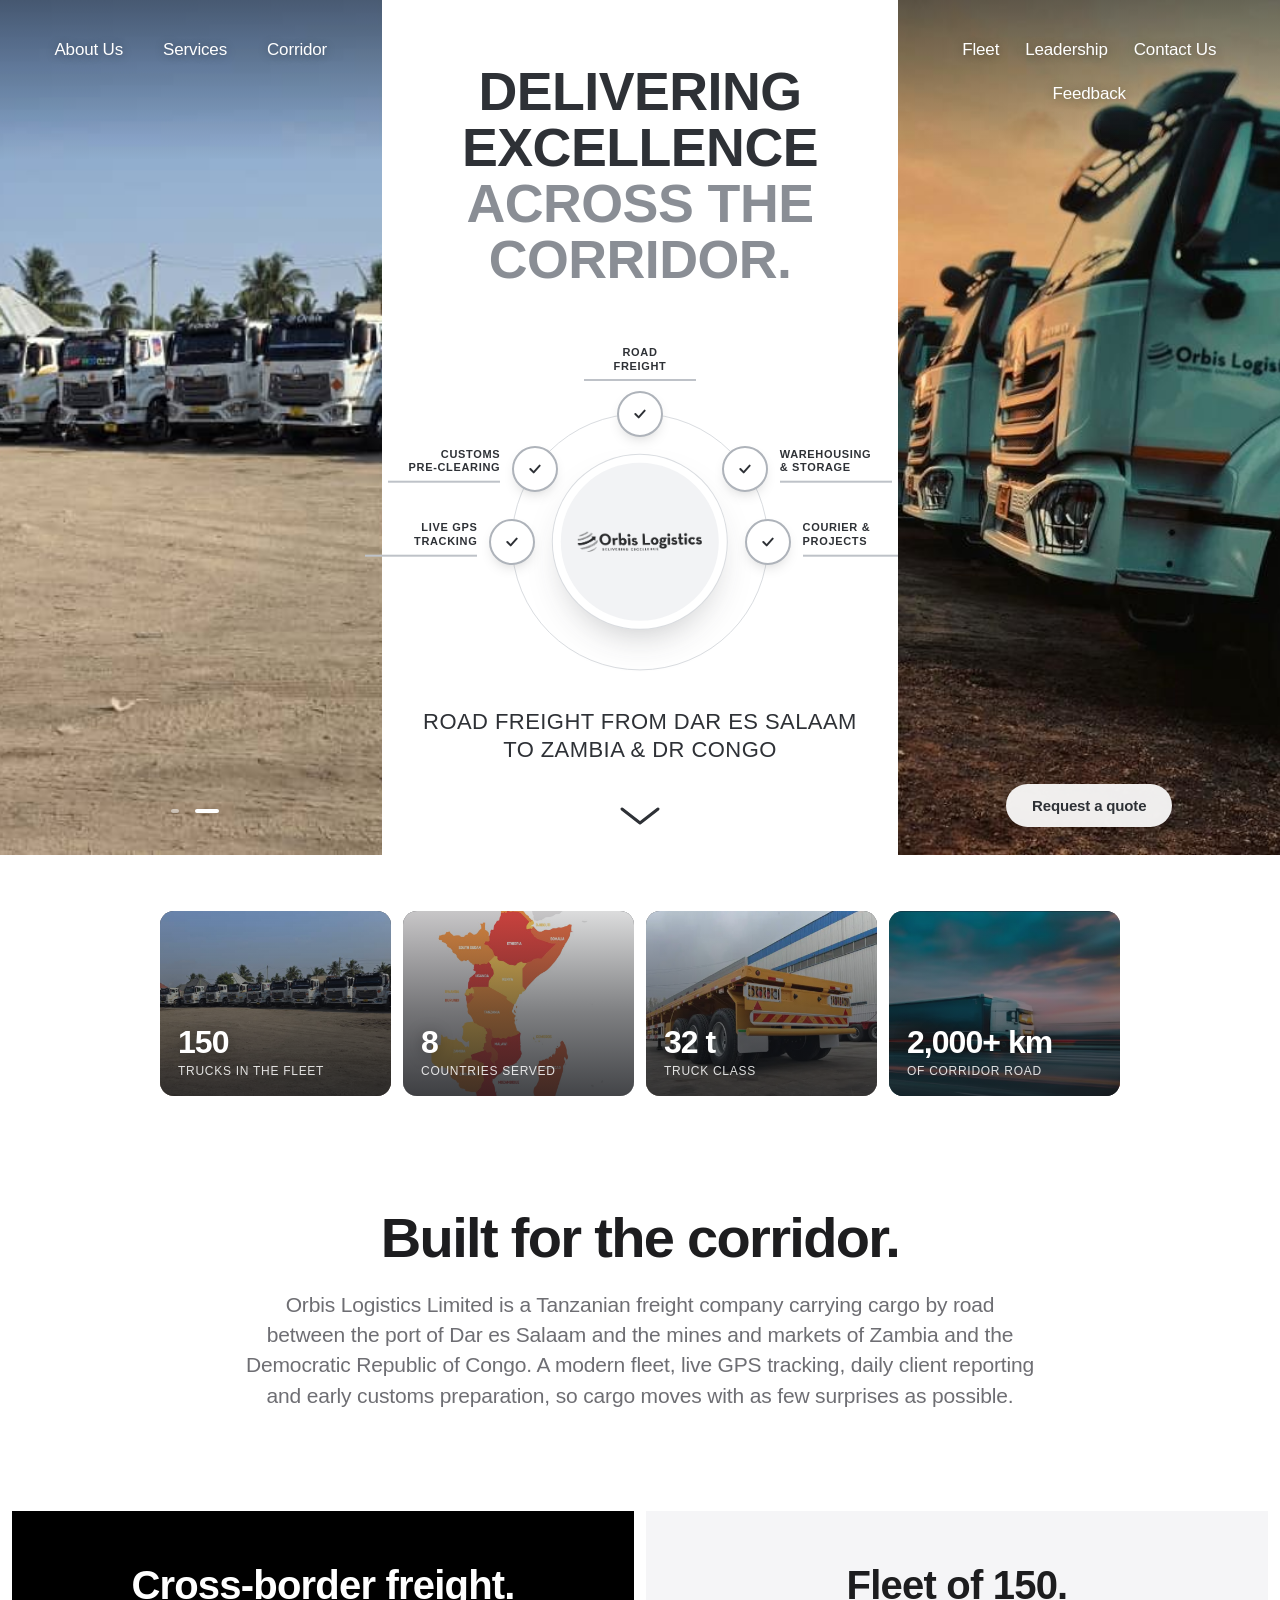
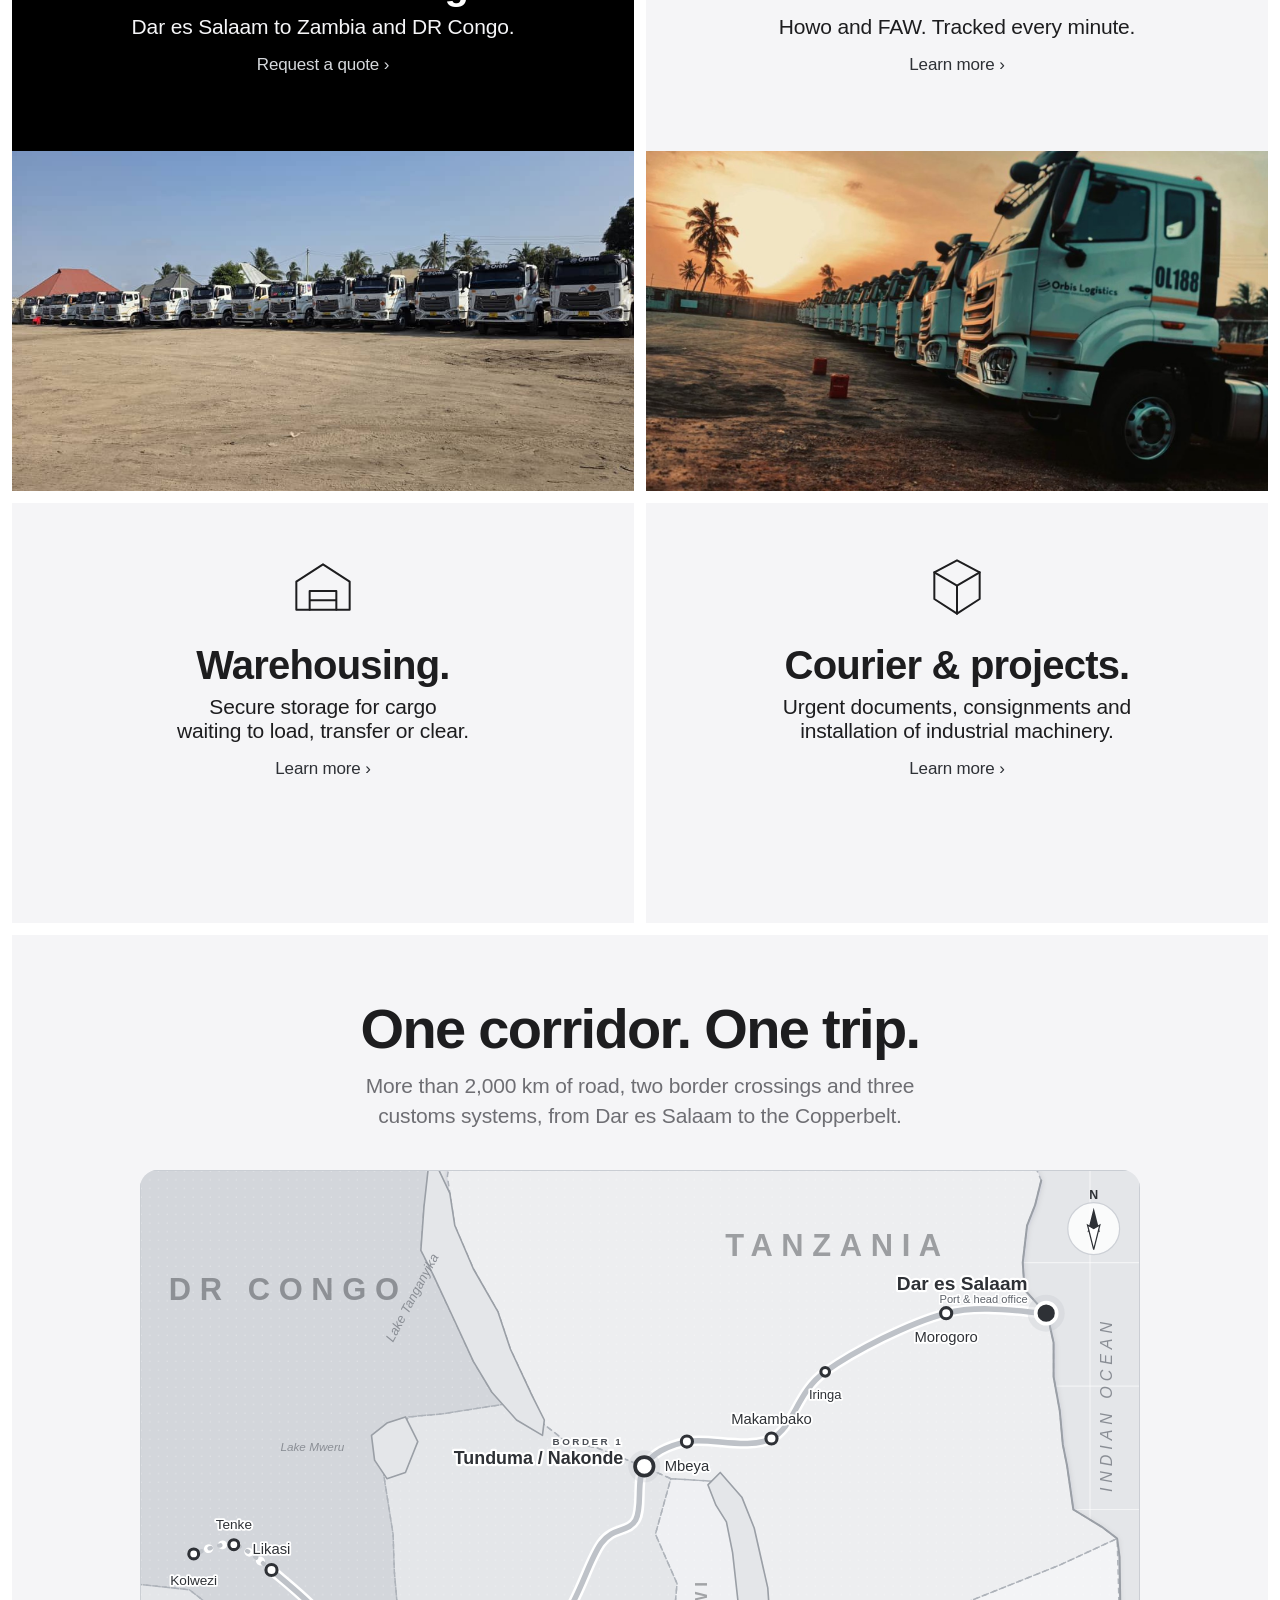
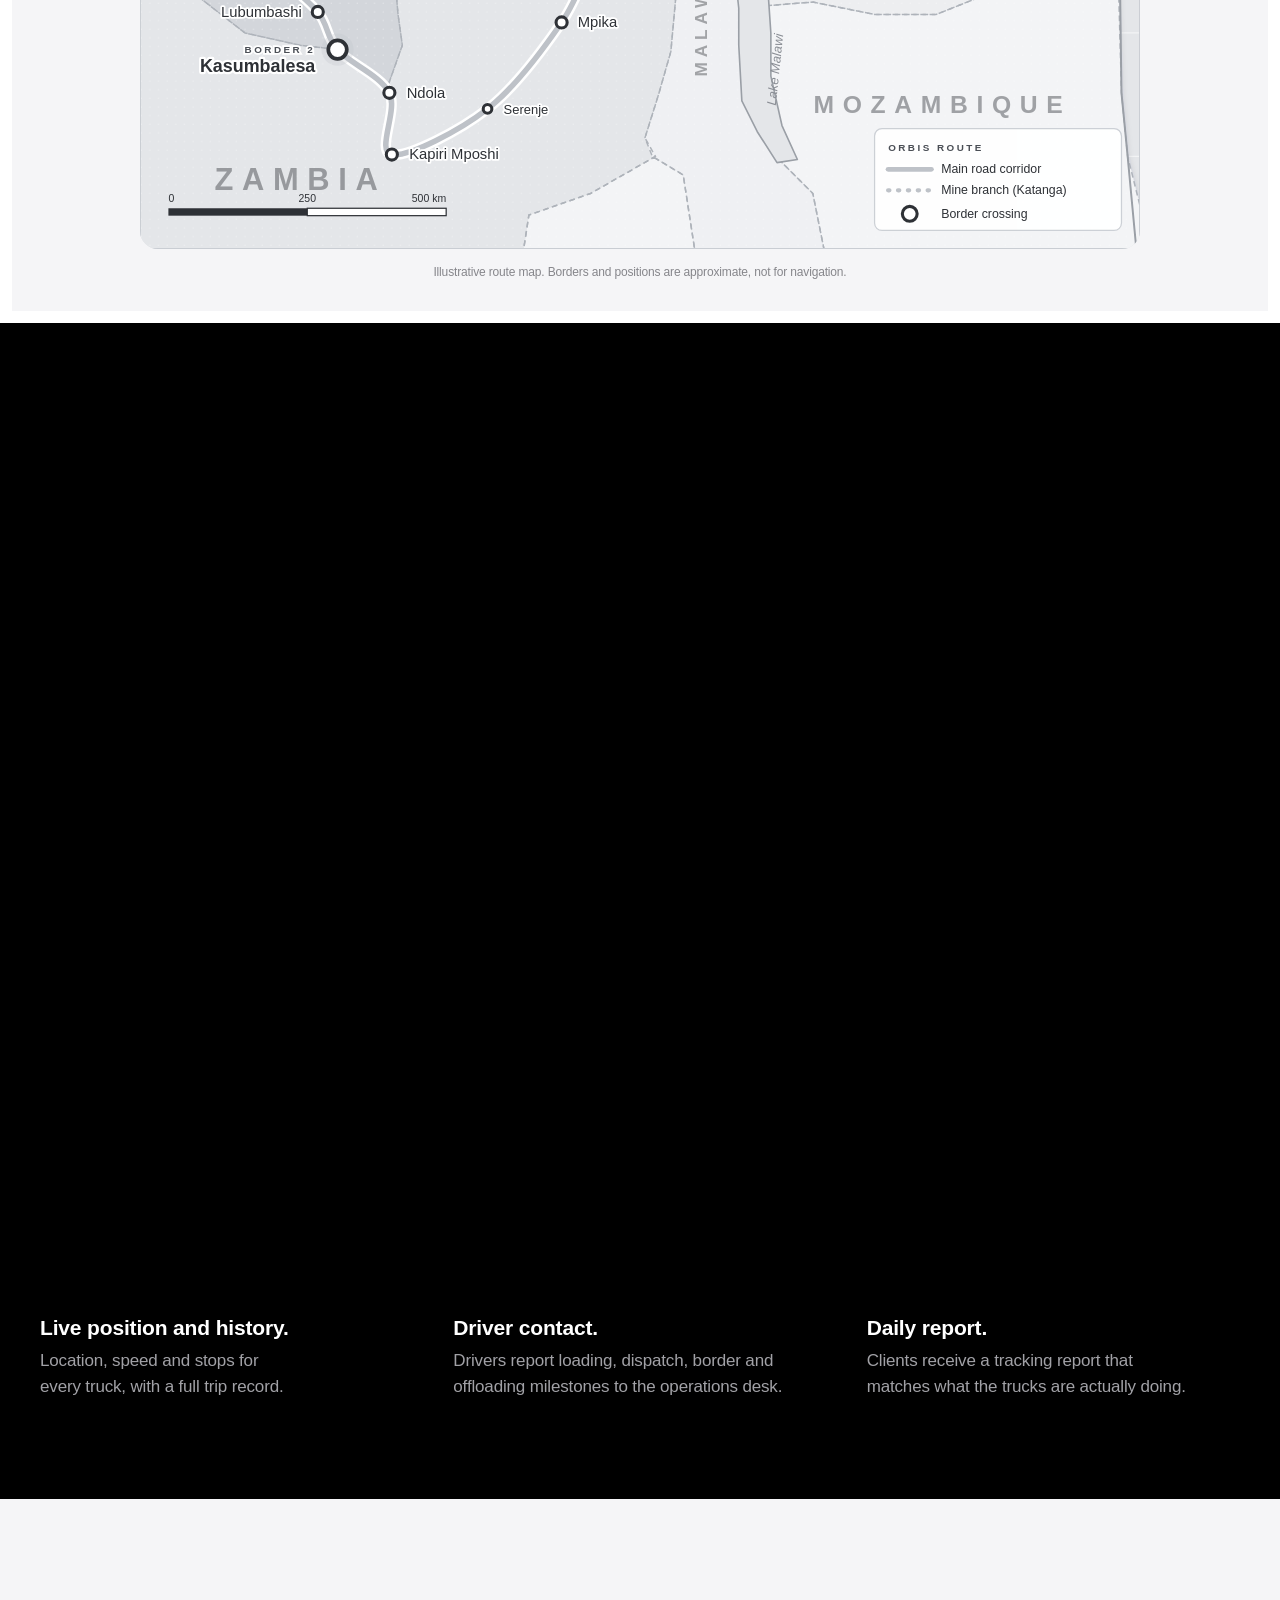
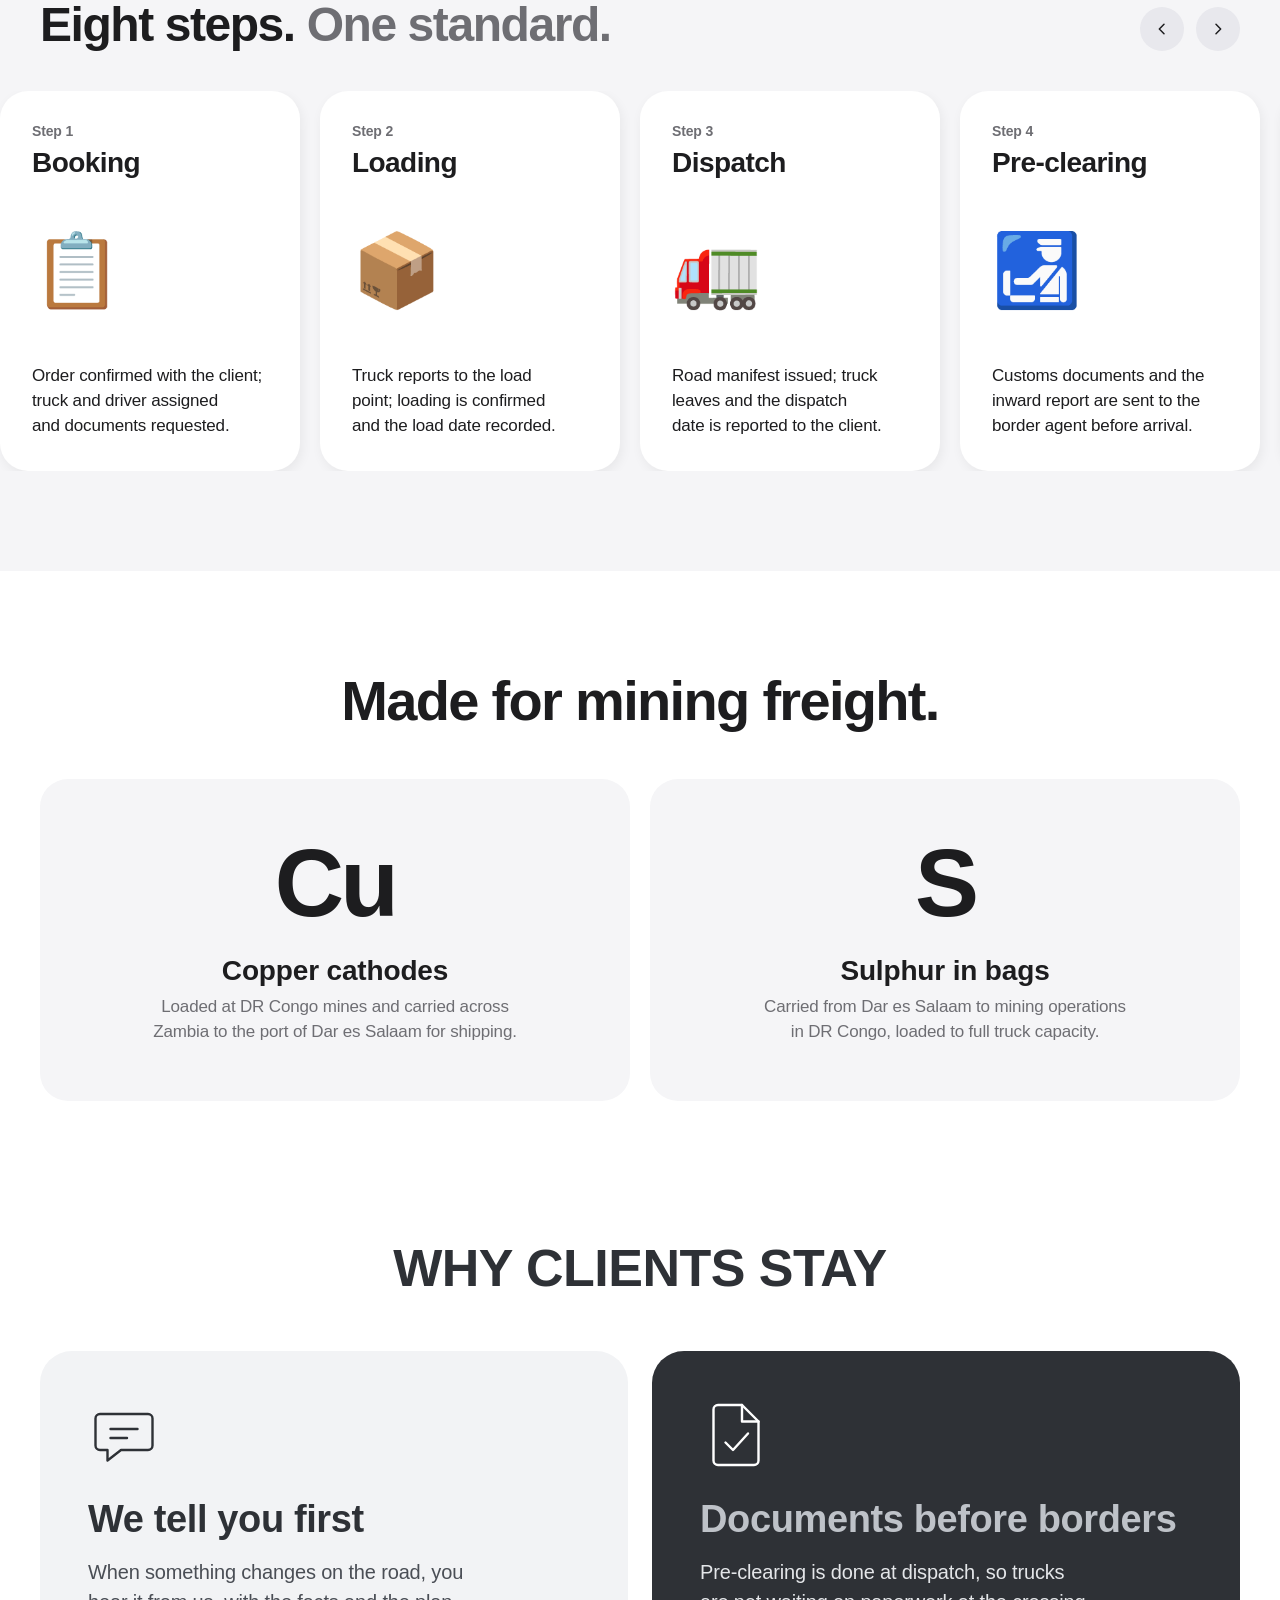
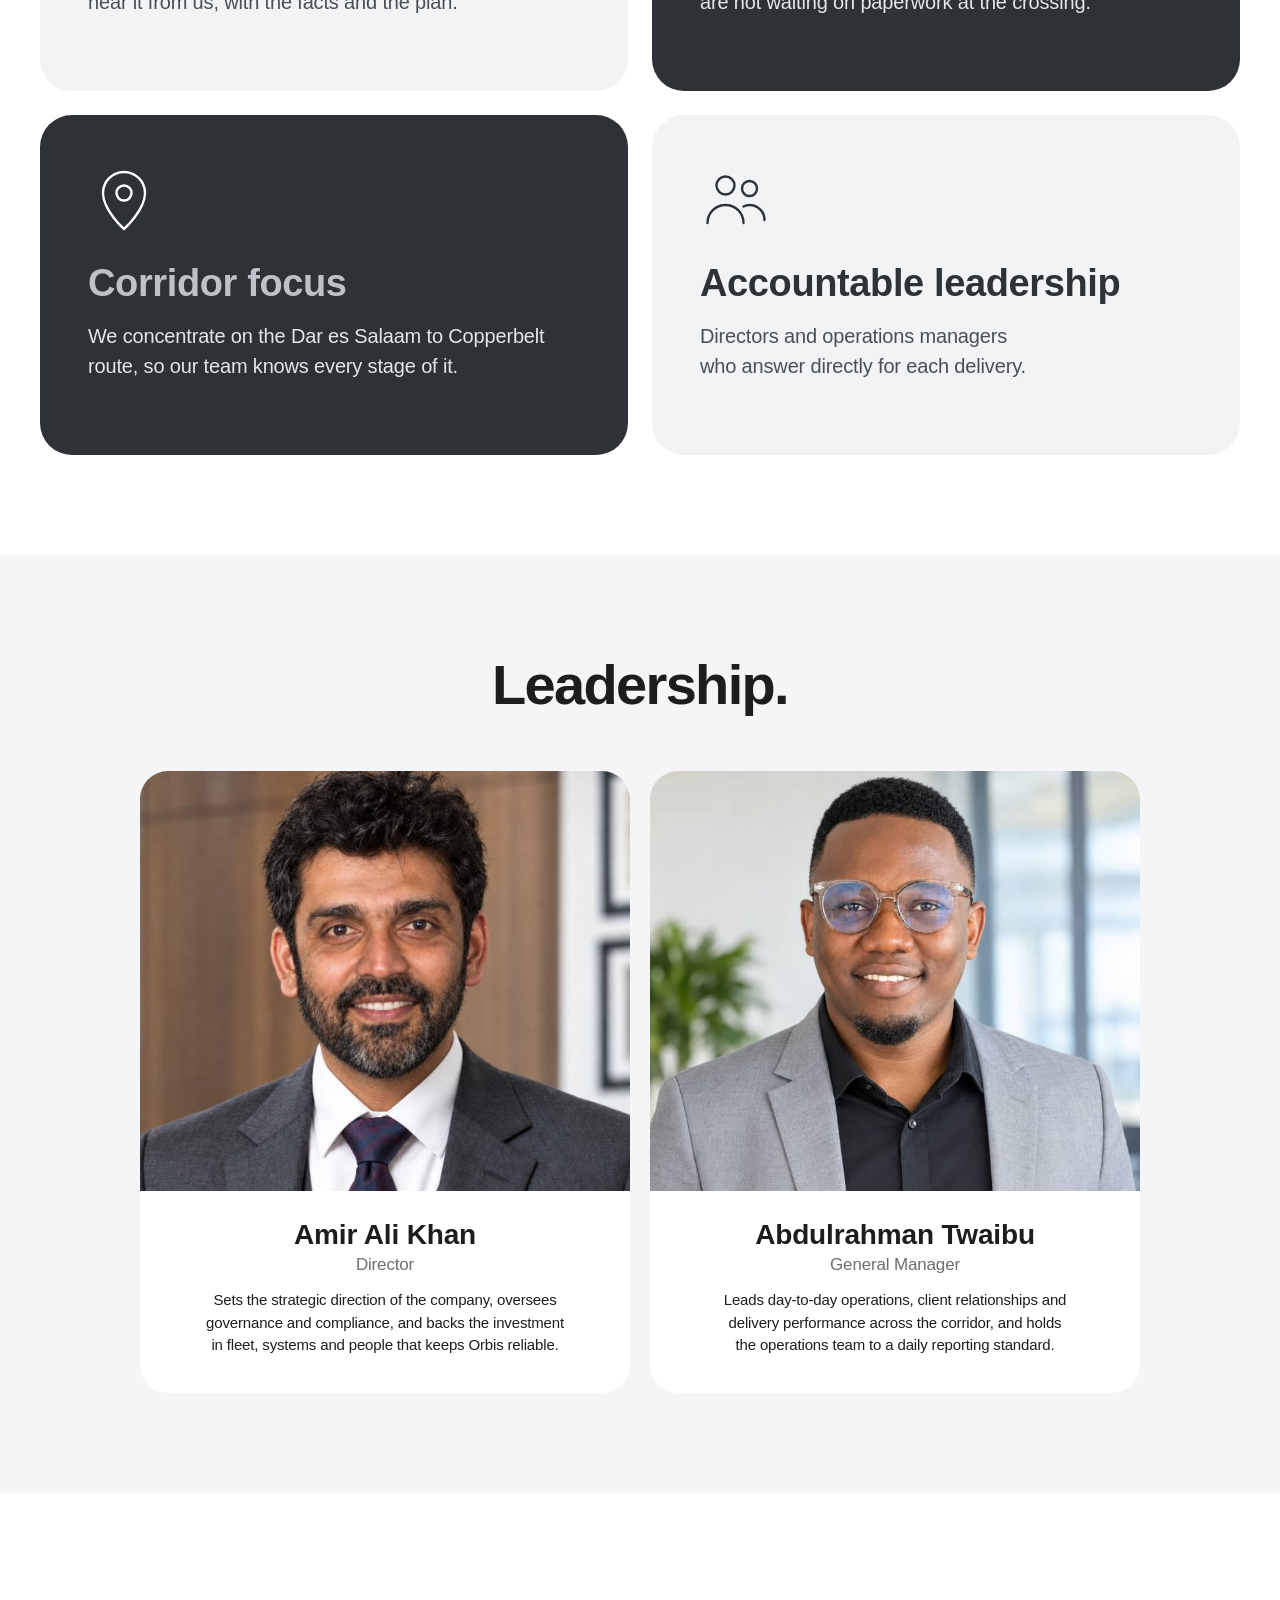
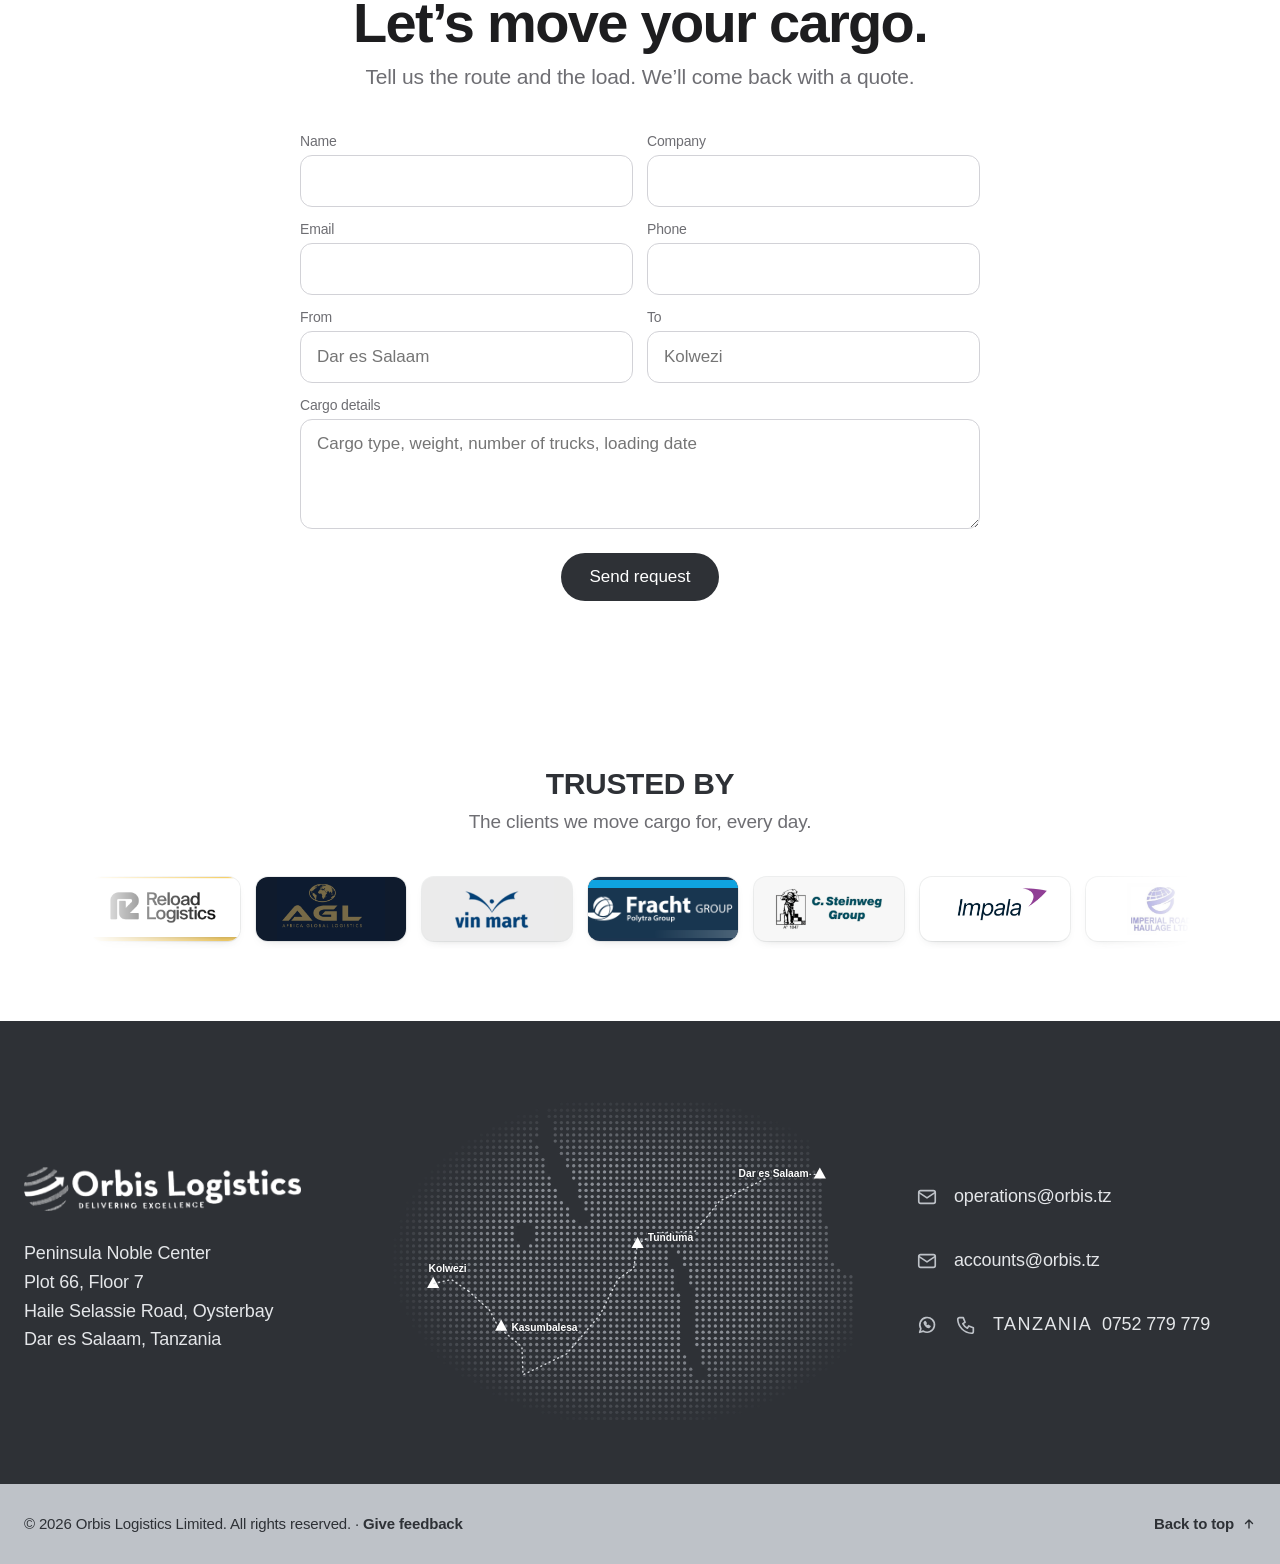
<file: index.html>
<!doctype html>
<html lang="en">
<head>
<meta charset="utf-8">
<meta name="viewport" content="width=device-width, initial-scale=1">
<title>Orbis Logistics – Delivering Excellence</title>
<meta name="description" content="Orbis Logistics: road freight from Dar es Salaam to Zambia and DR Congo.">
<link rel="icon" href="logo_dark.png">

<style>
body{margin:0;background:#FFFFFF}
a{color:#2E3136;text-decoration:none;font-weight:500}a:hover{color:#000000;text-decoration:underline}
.nl{color:#1D1D1F;opacity:.8;font-size:12px;text-decoration:none}
.nl:hover{color:#1D1D1F;opacity:1;text-decoration:none}
.pill{transition:background .2s}
.pill:hover{background:#1F2226;color:#FFFFFF;text-decoration:none}
.tile{transition:transform .5s cubic-bezier(.2,.7,.2,1)}
.tile:hover{transform:scale(1.01)}
.row::-webkit-scrollbar{display:none}
h1,h2,h3,p{text-wrap:balance}
@media (min-width: 834px){.tallt{min-height:580px}.midt{min-height:420px}}
.lift{transition:transform .4s cubic-bezier(.2,.7,.2,1)}
.lift:hover{transform:translateY(-4px)}
.pl{color:#FFFFFF;font-size:17px;font-weight:500;text-decoration:none;text-shadow:0 1px 10px rgba(0,0,0,.35)}
.pl:hover{color:#FFFFFF;text-decoration:underline}
.qb:hover{color:#2E3136;text-decoration:none;background:#FFFFFF}
.fl{color:#E4E6E9;text-decoration:none}.fl:hover{color:#FFFFFF;text-decoration:none}
.node{display:flex;width:46px;height:46px;border-radius:50%;background:#FFFFFF;border:2px solid #AEB3BA;align-items:center;justify-content:center;box-sizing:border-box;box-shadow:0 6px 16px -8px rgba(0,0,0,.3)}
.lbl{position:absolute;width:112px;font-size:11px;line-height:1.25;font-weight:800;letter-spacing:.06em;text-transform:uppercase;color:#2E3136;padding-bottom:6px;border-bottom:2px solid #BEC2C8;text-wrap:initial}
.lt{bottom:calc(100% + 10px);left:50%;transform:translateX(-50%);text-align:center}
.ll{right:calc(100% + 12px);top:50%;transform:translateY(-60%);text-align:right}
.lr{left:calc(100% + 12px);top:50%;transform:translateY(-60%);text-align:left}
.chip{display:flex;align-items:center;gap:8px;padding:9px 14px;border-radius:980px;background:#F2F3F5;font-size:13px;font-weight:600;color:#2E3136}
.chip:before{content:"";width:6px;height:6px;border-radius:50%;background:#8A8E95}
@media (max-width: 600px){.hub{display:none!important}.chips{display:flex!important}}
@media (max-width: 1099px){.pnav{display:none!important}.mbar{display:block!important}.hp{flex-basis:100%!important;min-height:clamp(260px,56vw,460px)!important}}
@media (min-width: 1100px){.hc{min-height:820px}}
.field:focus{outline:none;border-color:#2E3136;box-shadow:0 0 0 4px rgba(46,49,54,.15)}
</style>
<style>
html{scroll-behavior:smooth}
.rv{opacity:0;transform:translate3d(0,32px,0) scale(.985);filter:blur(5px);transition:opacity 1s cubic-bezier(.16,1,.3,1),transform 1.1s cubic-bezier(.16,1,.3,1),filter 1s cubic-bezier(.16,1,.3,1);transition-delay:var(--rd,0ms);will-change:opacity,transform}
.rv.in{opacity:1;transform:none;filter:none}
.rv-img{overflow:hidden}
@media (prefers-reduced-motion:reduce){html{scroll-behavior:auto}.rv{opacity:1!important;transform:none!important;filter:none!important;transition:none!important}}
</style>
</head>
<body>


<div style="font-family: -apple-system, BlinkMacSystemFont, 'SF Pro Display', 'SF Pro Text', 'Helvetica Neue', Helvetica, sans-serif; color: #1D1D1F; background: #FFFFFF; width: 100%; -webkit-font-smoothing: antialiased; letter-spacing: -0.01em">

<!-- PHONE BAR (phones only) -->
<header class="mbar" id="mbar" style="display: none">
<div class="mb-in">
<a href="#top" aria-label="Orbis Logistics home" class="mb-logo"><img src="logo_dark.png" alt="Orbis Logistics"></a>
<button type="button" aria-label="Open menu" id="mbtn" aria-expanded="false" aria-controls="mmenu" class="mb-btn"><span></span><span></span></button>
</div>
</header>
<div id="mshade" class="mm-shade"></div>
<nav id="mmenu" class="mm" aria-label="Main" aria-hidden="true">
<a href="#about" class="mm-link" style="--d:40ms">About<svg width="14" height="14" viewBox="0 0 24 24" fill="none" stroke="currentColor" stroke-width="2" stroke-linecap="round" stroke-linejoin="round" aria-hidden="true"><path d="M9 6l6 6-6 6"/></svg></a>
<a href="#services" class="mm-link" style="--d:70ms">Services<svg width="14" height="14" viewBox="0 0 24 24" fill="none" stroke="currentColor" stroke-width="2" stroke-linecap="round" stroke-linejoin="round" aria-hidden="true"><path d="M9 6l6 6-6 6"/></svg></a>
<a href="#corridor" class="mm-link" style="--d:100ms">Corridor<svg width="14" height="14" viewBox="0 0 24 24" fill="none" stroke="currentColor" stroke-width="2" stroke-linecap="round" stroke-linejoin="round" aria-hidden="true"><path d="M9 6l6 6-6 6"/></svg></a>
<a href="#fleet" class="mm-link" style="--d:130ms">Fleet<svg width="14" height="14" viewBox="0 0 24 24" fill="none" stroke="currentColor" stroke-width="2" stroke-linecap="round" stroke-linejoin="round" aria-hidden="true"><path d="M9 6l6 6-6 6"/></svg></a>
<a href="#process" class="mm-link" style="--d:160ms">How it works<svg width="14" height="14" viewBox="0 0 24 24" fill="none" stroke="currentColor" stroke-width="2" stroke-linecap="round" stroke-linejoin="round" aria-hidden="true"><path d="M9 6l6 6-6 6"/></svg></a>
<a href="#leadership" class="mm-link" style="--d:190ms">Leadership<svg width="14" height="14" viewBox="0 0 24 24" fill="none" stroke="currentColor" stroke-width="2" stroke-linecap="round" stroke-linejoin="round" aria-hidden="true"><path d="M9 6l6 6-6 6"/></svg></a>
<a href="#contact" class="mm-link" style="--d:220ms">Contact<svg width="14" height="14" viewBox="0 0 24 24" fill="none" stroke="currentColor" stroke-width="2" stroke-linecap="round" stroke-linejoin="round" aria-hidden="true"><path d="M9 6l6 6-6 6"/></svg></a>
<a href="feedback.html" class="mm-link" style="--d:240ms">Feedback<svg width="14" height="14" viewBox="0 0 24 24" fill="none" stroke="currentColor" stroke-width="2" stroke-linecap="round" stroke-linejoin="round" aria-hidden="true"><path d="M9 6l6 6-6 6"/></svg></a>
<a href="#contact" class="mm-cta mm-link" style="--d:270ms">Request a quote</a>
</nav>
<style>
.mbar{position:sticky;top:0;z-index:30;background:rgba(255,255,255,.72);-webkit-backdrop-filter:saturate(180%) blur(20px);backdrop-filter:saturate(180%) blur(20px);border-bottom:1px solid rgba(0,0,0,.06)}
.mb-in{padding:0 18px;height:54px;display:flex;align-items:center;justify-content:space-between}
.mb-logo{display:block}.mb-logo img{height:24px;width:auto;display:block}
.mb-btn{width:40px;height:40px;margin-right:-8px;border:0;border-radius:12px;background:transparent;cursor:pointer;position:relative;-webkit-tap-highlight-color:transparent;transition:background .2s}
.mb-btn:active{background:rgba(0,0,0,.05)}
.mb-btn span{position:absolute;left:11px;width:18px;height:1.5px;border-radius:2px;background:#2E3136;transition:transform .35s cubic-bezier(.6,0,.2,1),top .35s cubic-bezier(.6,0,.2,1)}
.mb-btn span:first-child{top:16px}.mb-btn span:last-child{top:23px}
body.menu-open .mb-btn span{top:19.5px}
body.menu-open .mb-btn span:first-child{transform:rotate(45deg)}
body.menu-open .mb-btn span:last-child{transform:rotate(-45deg)}
.mm-shade{position:fixed;inset:0;z-index:28;background:rgba(20,22,26,.08);opacity:0;visibility:hidden;transition:opacity .25s ease,visibility 0s linear .25s}
body.menu-open .mm-shade{opacity:1;visibility:visible;transition:opacity .25s ease}
.mm{position:fixed;top:62px;right:12px;z-index:31;width:min(240px,calc(100% - 24px));padding:8px;box-sizing:border-box;display:flex;flex-direction:column;background:rgba(255,255,255,.7);-webkit-backdrop-filter:saturate(180%) blur(24px);backdrop-filter:saturate(180%) blur(24px);border:1px solid rgba(255,255,255,.6);border-radius:18px;box-shadow:0 0 0 1px rgba(46,49,54,.06),0 18px 40px -16px rgba(46,49,54,.35);transform-origin:top right;opacity:0;visibility:hidden;transform:scale(.92) translateY(-6px);transition:opacity .2s ease,transform .25s cubic-bezier(.2,.8,.2,1),visibility 0s linear .25s}
body.menu-open .mm{opacity:1;visibility:visible;transform:none;transition:opacity .2s ease,transform .35s cubic-bezier(.2,.8,.2,1)}
.mm a{opacity:0;transform:translateY(-4px);transition:opacity .2s ease,transform .2s ease}
body.menu-open .mm a{opacity:1;transform:none;transition:opacity .3s ease var(--d),transform .35s ease var(--d),background .2s}
.mm a.mm-link{display:flex;align-items:center;justify-content:space-between;padding:10px 12px;border-radius:10px;font-size:15px;font-weight:500;letter-spacing:-.01em;color:#1D1D1F;text-decoration:none}
.mm a.mm-link svg{color:#A1A1A6}
.mm a.mm-link:hover,.mm a.mm-link:active{background:rgba(46,49,54,.06);text-decoration:none;color:#1D1D1F}
.mm a.mm-cta{margin-top:6px;justify-content:center;background:#2E3136;color:#FFFFFF;font-weight:600;padding:11px 12px}
.mm a.mm-cta:hover,.mm a.mm-cta:active{background:#1F2226;color:#FFFFFF}
@media (min-width:1100px){.mm,.mm-shade{display:none}}
@media (max-width:1099px){section[id]{scroll-margin-top:56px}}
@media (prefers-reduced-motion:reduce){.mm,.mm a,.mm-shade,.mb-btn span{transition:none!important}}
</style>

<!-- HERO: photo | statement + hub | photo -->
<section id="top" style="display: flex; flex-wrap: wrap; background: #FFFFFF">

<div class="hp" style="flex: 1 1 320px; position: relative; overflow: hidden; background: #2E3136; min-height: 340px">

<img class="slide" src="yard_clouds.jpg" alt="Orbis trucks lined up in the yard under a cloudy sky" style="position: absolute; inset: 0; width: 100%; height: 100%; object-fit: cover; object-position: 50% 60%; transition: opacity 1s ease; opacity: 1">

<img class="slide" src="yard_line.jpg" alt="A long row of Orbis trucks parked in the yard" style="position: absolute; inset: 0; width: 100%; height: 100%; object-fit: cover; object-position: 50% 40%; transition: opacity 1s ease; opacity: 0">


<div style="position: absolute; left: 0; right: 0; top: 0; height: 160px; background: linear-gradient(rgba(20,22,26,0.5), rgba(20,22,26,0))"></div>
<nav class="pnav" aria-label="Main" style="position: absolute; top: 0; left: 0; right: 0; padding: 30px 32px; display: flex; flex-wrap: wrap; gap: 4px 40px; justify-content: center">
<a class="pl" href="#about" style="padding: 10px 0">About Us</a>
<a class="pl" href="#services" style="padding: 10px 0">Services</a>
<a class="pl" href="#corridor" style="padding: 10px 0">Corridor</a>
</nav>
<div style="position: absolute; left: 0; right: 0; bottom: 22px; display: flex; justify-content: center; gap: 2px">

<button type="button" aria-label="Show photo 1" class="dot" data-i="0" style="width: 30px; height: 44px; border: 0; background: transparent; cursor: pointer; padding: 0; display: flex; align-items: center; justify-content: center"><span style="display: block; width: 24px; height: 4px; border-radius: 2px; background: #FFFFFF; transition: all .3s"></span></button>

<button type="button" aria-label="Show photo 2" class="dot" data-i="1" style="width: 30px; height: 44px; border: 0; background: transparent; cursor: pointer; padding: 0; display: flex; align-items: center; justify-content: center"><span style="display: block; width: 8px; height: 4px; border-radius: 2px; background: rgba(255,255,255,0.5); transition: all .3s"></span></button>



</div>
</div>

<div class="hc" style="flex: 1.25 1 440px; min-width: 0; background: #FFFFFF; padding: clamp(44px, 6vw, 64px) clamp(20px, 3vw, 40px) 28px; box-sizing: border-box; display: flex; flex-direction: column; align-items: center; text-align: center">
<h1 style="margin: 0; font-size: clamp(34px, 4.2vw, 58px); line-height: 1.04; font-weight: 800; letter-spacing: -0.01em; text-transform: uppercase; color: #2E3136">Delivering excellence<br><span style="color: #8A8E95">across the corridor.</span></h1>

<div class="hub" style="position: relative; width: 100%; max-width: 440px; aspect-ratio: 11 / 8; margin: clamp(36px, 5vw, 56px) auto 0">
<div style="position: absolute; left: 50%; top: 62%; width: 58%; aspect-ratio: 1; transform: translate(-50%, -50%); border: 1px solid #D9DCE0; border-radius: 50%"></div>
<div style="position: absolute; left: 50%; top: 62%; width: 36%; aspect-ratio: 1; transform: translate(-50%, -50%); border-radius: 50%; background: #F2F3F5; border: 8px solid #FFFFFF; box-shadow: 0 0 0 1px #D9DCE0, 0 18px 40px -18px rgba(46,49,54,0.35); display: flex; align-items: center; justify-content: center"><img src="logo_dark.png" alt="Orbis Logistics" style="width: 78%; height: auto; display: block"></div>

<div style="position: absolute; left: 50%; top: 22.1%; transform: translate(-50%, -50%)"><span class="node"><svg width="16" height="16" viewBox="0 0 24 24" fill="none" stroke="#2E3136" stroke-width="3" stroke-linecap="round" stroke-linejoin="round" aria-hidden="true"><path d="M5 12l5 5 9-10"></path></svg></span><span class="lbl lt">Road<br>freight</span></div>
<div style="position: absolute; left: 26.2%; top: 39.1%; transform: translate(-50%, -50%)"><span class="node"><svg width="16" height="16" viewBox="0 0 24 24" fill="none" stroke="#2E3136" stroke-width="3" stroke-linecap="round" stroke-linejoin="round" aria-hidden="true"><path d="M5 12l5 5 9-10"></path></svg></span><span class="lbl ll">Customs<br>pre-clearing</span></div>
<div style="position: absolute; left: 73.8%; top: 39.1%; transform: translate(-50%, -50%)"><span class="node"><svg width="16" height="16" viewBox="0 0 24 24" fill="none" stroke="#2E3136" stroke-width="3" stroke-linecap="round" stroke-linejoin="round" aria-hidden="true"><path d="M5 12l5 5 9-10"></path></svg></span><span class="lbl lr">Warehousing<br>&amp; storage</span></div>
<div style="position: absolute; left: 21%; top: 62%; transform: translate(-50%, -50%)"><span class="node"><svg width="16" height="16" viewBox="0 0 24 24" fill="none" stroke="#2E3136" stroke-width="3" stroke-linecap="round" stroke-linejoin="round" aria-hidden="true"><path d="M5 12l5 5 9-10"></path></svg></span><span class="lbl ll">Live GPS<br>tracking</span></div>
<div style="position: absolute; left: 79%; top: 62%; transform: translate(-50%, -50%)"><span class="node"><svg width="16" height="16" viewBox="0 0 24 24" fill="none" stroke="#2E3136" stroke-width="3" stroke-linecap="round" stroke-linejoin="round" aria-hidden="true"><path d="M5 12l5 5 9-10"></path></svg></span><span class="lbl lr">Courier &amp;<br>projects</span></div>
</div>

<ul class="chips" style="display: none; list-style: none; margin: 32px 0 0; padding: 0; flex-wrap: wrap; justify-content: center; gap: 10px">
<li class="chip">Road freight</li><li class="chip">Customs pre-clearing</li><li class="chip">Warehousing &amp; storage</li><li class="chip">Live GPS tracking</li><li class="chip">Courier &amp; projects</li>
</ul>
<p style="margin: clamp(28px, 4vw, 44px) 0 0; font-size: clamp(17px, 1.8vw, 22px); line-height: 1.3; font-weight: 500; letter-spacing: 0.02em; text-transform: uppercase; color: #2E3136">Road freight from Dar es Salaam<br>to Zambia &amp; DR Congo</p>
<a href="#about" aria-label="Scroll to About" style="margin-top: auto; padding-top: 18px; display: flex; width: 56px; height: 44px; align-items: flex-end; justify-content: center"><svg width="44" height="22" viewBox="0 0 44 22" fill="none" stroke="#2E3136" stroke-width="3" stroke-linecap="round" stroke-linejoin="round" aria-hidden="true"><path d="M4 4l18 14L40 4"></path></svg></a>
</div>

<div class="hp" style="flex: 1 1 320px; position: relative; overflow: hidden; background: #2E3136; min-height: 340px">
<img src="hero.jpg" alt="Orbis trucks at sunset" style="position: absolute; inset: 0; width: 100%; height: 100%; object-fit: cover; object-position: 62% 50%">
<div style="position: absolute; left: 0; right: 0; top: 0; height: 160px; background: linear-gradient(rgba(20,22,26,0.5), rgba(20,22,26,0))"></div>
<nav class="pnav" aria-label="More" style="position: absolute; top: 0; left: 0; right: 0; padding: 30px 24px; display: flex; flex-wrap: wrap; gap: 4px 26px; justify-content: center; align-items: center">
<a class="pl" href="#fleet" style="padding: 10px 0">Fleet</a>
<a class="pl" href="#leadership" style="padding: 10px 0">Leadership</a>
<a class="pl" href="#contact" style="padding: 10px 0">Contact Us</a>
<a class="pl" href="feedback.html" style="padding: 10px 0">Feedback</a>
</nav>
<div style="position: absolute; left: 0; right: 0; bottom: 28px; display: flex; justify-content: center"><a class="qb" href="#contact" style="padding: 13px 26px; border-radius: 980px; background: rgba(255,255,255,0.92); color: #2E3136; font-size: 15px; font-weight: 600; text-decoration: none; backdrop-filter: blur(10px)">Request a quote</a></div>
</div>

</section>

<!-- STATS (photo tiles) -->
<section aria-label="Orbis in numbers" style="padding: clamp(28px, 5vw, 56px) clamp(12px, 3vw, 22px) clamp(20px, 3vw, 32px)">
<div id="stats" class="st-grid">
<div class="st-card"><img src="yard_line.jpg" alt="Row of Orbis trucks in the yard" style="object-position:50% 50%"><div class="st-txt"><div class="st-num"><span class="cnt" data-to="150">150</span></div><div class="st-lbl">Trucks in the fleet</div></div></div>
<div class="st-card"><img src="africa_map.jpg" alt="Map of East and Southern Africa" style="object-position:30% 55%"><div class="st-txt"><div class="st-num"><span class="cnt" data-to="8">8</span></div><div class="st-lbl">Countries served</div></div></div>
<div class="st-card"><img src="trailer.jpg" alt="Tri-axle flatbed trailer" style="object-position:45% 60%"><div class="st-txt"><div class="st-num"><span class="cnt" data-to="32">32</span> t</div><div class="st-lbl">Truck class</div></div></div>
<div class="st-card"><img src="truck_speed.jpg" alt="Truck moving at speed on the highway" style="object-position:45% 55%"><div class="st-txt"><div class="st-num"><span class="cnt" data-to="2000">2,000</span>+ km</div><div class="st-lbl">Of corridor road</div></div></div>
</div>
<style>
.st-grid{max-width:960px;margin:0 auto;display:grid;grid-template-columns:repeat(4,1fr);gap:12px}
.st-card{position:relative;overflow:hidden;border-radius:14px;aspect-ratio:5/4;background:#2E3136;isolation:isolate}
.st-card img{position:absolute;inset:0;width:100%;height:100%;object-fit:cover;transition:transform 1.2s cubic-bezier(.2,.7,.2,1)}
.st-card:after{content:"";position:absolute;inset:0;background:linear-gradient(180deg,rgba(20,22,26,.15) 0%,rgba(20,22,26,.55) 55%,rgba(20,22,26,.8) 100%)}
.st-card:hover img{transform:scale(1.06)}
.st-txt{position:absolute;left:0;right:0;bottom:0;z-index:1;padding:clamp(12px,1.6vw,18px);color:#FFFFFF}
.st-num{font-size:clamp(22px,2.6vw,32px);line-height:1;font-weight:700;letter-spacing:-.03em;font-variant-numeric:tabular-nums;text-shadow:0 2px 16px rgba(0,0,0,.35)}
.st-lbl{margin-top:6px;font-size:clamp(10px,1vw,12px);font-weight:500;letter-spacing:.06em;text-transform:uppercase;color:rgba(255,255,255,.85)}
@media (max-width:820px){.st-grid{grid-template-columns:repeat(2,1fr);gap:8px;max-width:520px}.st-card{border-radius:12px;aspect-ratio:4/3}}
</style>
</section>

<!-- ABOUT -->
<section id="about" style="padding: clamp(56px, 8vw, 80px) 22px clamp(64px, 10vw, 100px); text-align: center">
<div style="max-width: 820px; margin: 0 auto">
<h2 style="margin: 0; font-size: clamp(34px, 7vw, 56px); line-height: 1.07; font-weight: 600; letter-spacing: -0.03em">Built for the corridor.</h2>
<p style="margin: 22px auto 0; font-size: clamp(17px, 2.6vw, 21px); line-height: 1.45; color: #6E6E73">Orbis Logistics Limited is a Tanzanian freight company carrying cargo by road between the port of Dar es Salaam and the mines and markets of Zambia and the Democratic Republic of Congo. A modern fleet, live GPS tracking, daily client reporting and early customs preparation, so cargo moves with as few surprises as possible.</p>
</div>
</section>

<!-- SERVICES TILES -->
<section id="services" style="padding: 0 12px 12px">
<div style="max-width: 1440px; margin: 0 auto; display: grid; grid-template-columns: repeat(auto-fit, minmax(min(560px, 100%), 1fr)); gap: 12px">

<div class="tile tallt" style="background: #000000; color: #FFFFFF; text-align: center; position: relative; overflow: hidden; display: flex; flex-direction: column">
<div style="padding: 52px 24px 0; position: relative; z-index: 1">
<h3 style="margin: 0; font-size: clamp(30px, 5vw, 40px); line-height: 1.1; font-weight: 600; letter-spacing: -0.02em">Cross-border freight.</h3>
<p style="margin: 8px 0 0; font-size: clamp(17px, 2.6vw, 21px); color: #F5F5F7">Dar es Salaam to Zambia and DR Congo.</p>
<div style="margin-top: 16px; font-size: 17px"><a href="#contact" style="color: #D5D8DC">Request a quote ›</a></div>
</div>
<img src="yard_line.jpg" alt="Row of Orbis trucks in the yard" style="margin-top: auto; padding-top: 36px; box-sizing: content-box; width: 100%; height: clamp(220px, 28vw, 340px); object-fit: cover; display: block">
</div>

<div class="tile tallt" style="background: #F5F5F7; text-align: center; position: relative; overflow: hidden; display: flex; flex-direction: column">
<div style="padding: 52px 24px 0">
<h3 style="margin: 0; font-size: clamp(30px, 5vw, 40px); line-height: 1.1; font-weight: 600; letter-spacing: -0.02em">Fleet of 150.</h3>
<p style="margin: 8px 0 0; font-size: clamp(17px, 2.6vw, 21px); color: #1D1D1F">Howo and FAW. Tracked every minute.</p>
<div style="margin-top: 16px; font-size: 17px"><a href="#fleet">Learn more ›</a></div>
</div>
<img src="sunset_line.jpg" alt="A line of Orbis trucks at sunset" style="margin-top: auto; padding-top: 36px; box-sizing: content-box; width: 100%; height: clamp(220px, 28vw, 340px); object-fit: cover; display: block">
</div>

<div class="tile midt" style="background: #F5F5F7; text-align: center; padding: 52px 24px; box-sizing: border-box; display: flex; flex-direction: column; align-items: center">
<svg width="64" height="64" viewBox="0 0 48 48" fill="none" stroke="#1D1D1F" stroke-width="1.5" stroke-linecap="round" stroke-linejoin="round" aria-hidden="true"><path d="M4 20 24 7l20 13v21H4z"></path><path d="M14 41V27h20v14M14 34h20"></path></svg>
<h3 style="margin: 24px 0 0; font-size: clamp(30px, 5vw, 40px); line-height: 1.1; font-weight: 600; letter-spacing: -0.02em">Warehousing.</h3>
<p style="margin: 8px 0 0; font-size: clamp(17px, 2.6vw, 21px); max-width: 460px">Secure storage for cargo waiting to load, transfer or clear.</p>
<div style="margin-top: 16px; font-size: 17px"><a href="#contact">Learn more ›</a></div>
</div>

<div class="tile midt" style="background: #F5F5F7; text-align: center; padding: 52px 24px; box-sizing: border-box; display: flex; flex-direction: column; align-items: center">
<svg width="64" height="64" viewBox="0 0 48 48" fill="none" stroke="#1D1D1F" stroke-width="1.5" stroke-linecap="round" stroke-linejoin="round" aria-hidden="true"><path d="M24 4 41 13v20L24 44 7 33V13z"></path><path d="M7 13l17 10 17-10M24 23v21"></path></svg>
<h3 style="margin: 24px 0 0; font-size: clamp(30px, 5vw, 40px); line-height: 1.1; font-weight: 600; letter-spacing: -0.02em">Courier &amp; projects.</h3>
<p style="margin: 8px 0 0; font-size: clamp(17px, 2.6vw, 21px); max-width: 460px">Urgent documents, consignments and installation of industrial machinery.</p>
<div style="margin-top: 16px; font-size: 17px"><a href="#contact">Learn more ›</a></div>
</div>

</div>
</section>

<!-- CORRIDOR -->
<section id="corridor" style="padding: 0 12px 12px">
<div class="tile" style="max-width: 1440px; margin: 0 auto; background: #F5F5F7; text-align: center; padding: clamp(48px, 8vw, 64px) 20px 32px; box-sizing: border-box">
<h2 style="margin: 0; font-size: clamp(34px, 7vw, 56px); line-height: 1.07; font-weight: 600; letter-spacing: -0.03em">One corridor. One trip.</h2>
<p style="margin: 12px auto 0; max-width: 680px; font-size: clamp(17px, 2.6vw, 21px); line-height: 1.4; color: #6E6E73">More than 2,000 km of road, two border crossings and three customs systems, from Dar es Salaam to the Copperbelt.</p>
<img src="map.svg" alt="Route map from Dar es Salaam through Tunduma and Kasumbalesa to Lubumbashi, Likasi and Kolwezi" style="display: block; width: 100%; max-width: 1000px; height: auto; margin: 40px auto 0; border-radius: 18px">
<p style="margin: 16px 0 0; font-size: 12px; color: #86868B">Illustrative route map. Borders and positions are approximate, not for navigation.</p>
</div>
</section>

<!-- FLEET -->
<section id="fleet" style="background: #000000; color: #F5F5F7; text-align: center; padding: clamp(64px, 10vw, 100px) 22px 0; overflow: hidden">
<h2 style="margin: 0; font-size: clamp(34px, 7vw, 56px); line-height: 1.07; font-weight: 600; letter-spacing: -0.03em; color: #FFFFFF">Modern trucks.<br>Watched every minute.</h2>
<p style="margin: 18px auto 0; max-width: 720px; font-size: clamp(17px, 2.6vw, 21px); line-height: 1.45; color: #A1A1A6">150 Howo and FAW prime movers in the 32-tonne class, registered in Tanzania and fitted with GPS tracking. Every vehicle is visible to our operations team in real time.</p>
<img src="yard_clouds.jpg" alt="Orbis trucks lined up under a cloudy sky" style="display: block; width: 100%; max-width: 1200px; height: clamp(240px, 44vw, 560px); object-fit: cover; margin: 48px auto 0; border-radius: 28px 28px 0 0">
<div style="max-width: 1200px; margin: 0 auto; display: grid; grid-template-columns: repeat(auto-fit, minmax(min(260px, 100%), 1fr)); gap: 40px; padding: 56px 0 clamp(64px, 10vw, 100px); text-align: left">
<div><h3 style="margin: 0; font-size: 21px; font-weight: 600; color: #FFFFFF">Live position and history.</h3><p style="margin: 8px 0 0; font-size: 17px; line-height: 1.5; color: #A1A1A6">Location, speed and stops for every truck, with a full trip record.</p></div>
<div><h3 style="margin: 0; font-size: 21px; font-weight: 600; color: #FFFFFF">Driver contact.</h3><p style="margin: 8px 0 0; font-size: 17px; line-height: 1.5; color: #A1A1A6">Drivers report loading, dispatch, border and offloading milestones to the operations desk.</p></div>
<div><h3 style="margin: 0; font-size: 21px; font-weight: 600; color: #FFFFFF">Daily report.</h3><p style="margin: 8px 0 0; font-size: 17px; line-height: 1.5; color: #A1A1A6">Clients receive a tracking report that matches what the trucks are actually doing.</p></div>
</div>
</section>

<!-- PROCESS (horizontal cards) -->
<section id="process" style="background: #F5F5F7; padding: clamp(64px, 10vw, 100px) 0">
<div style="max-width: 1200px; margin: 0 auto; padding: 0 22px; display: flex; flex-wrap: wrap; justify-content: space-between; align-items: flex-end; gap: 16px">
<h2 style="margin: 0; font-size: clamp(32px, 6vw, 48px); line-height: 1.08; font-weight: 600; letter-spacing: -0.03em">Eight steps. <span style="color: #6E6E73">One standard.</span></h2>
<div style="display: flex; gap: 12px">
<button type="button" aria-label="Scroll steps left" id="sl" style="width: 44px; height: 44px; border-radius: 50%; border: 0; background: #E8E8ED; cursor: pointer; display: flex; align-items: center; justify-content: center"><svg width="16" height="16" viewBox="0 0 24 24" fill="none" stroke="#1D1D1F" stroke-width="2.2" stroke-linecap="round" stroke-linejoin="round" aria-hidden="true"><path d="M15 5l-7 7 7 7"></path></svg></button>
<button type="button" aria-label="Scroll steps right" id="sr" style="width: 44px; height: 44px; border-radius: 50%; border: 0; background: #E8E8ED; cursor: pointer; display: flex; align-items: center; justify-content: center"><svg width="16" height="16" viewBox="0 0 24 24" fill="none" stroke="#1D1D1F" stroke-width="2.2" stroke-linecap="round" stroke-linejoin="round" aria-hidden="true"><path d="M9 5l7 7-7 7"></path></svg></button>
</div>
</div>
<ol id="steps" class="row" style="list-style: none; margin: 40px 0 0; padding: 0 max(22px, calc((100% - 1156px) / 2)); display: flex; gap: 20px; overflow-x: auto; scroll-snap-type: x mandatory; scroll-behavior: smooth; scrollbar-width: none">

<li style="flex: 0 0 300px; min-height: 380px; background: #FFFFFF; border-radius: 28px; padding: 32px; box-sizing: border-box; scroll-snap-align: start; display: flex; flex-direction: column; box-shadow: 2px 4px 12px rgba(0,0,0,0.06)">
<div style="font-size: 14px; font-weight: 600; color: #6E6E73">Step 1</div>
<h3 style="margin: 8px 0 0; font-size: 28px; line-height: 1.14; font-weight: 600; letter-spacing: -0.02em">Booking</h3>
<div aria-hidden="true" style="margin: auto 0; padding: 24px 0; font-size: 72px; line-height: 1; font-family: 'Apple Color Emoji', 'Segoe UI Emoji', 'Noto Color Emoji', sans-serif">📋</div>
<p style="margin: 0; font-size: 17px; line-height: 1.47; color: #1D1D1F">Order confirmed with the client; truck and driver assigned and documents requested.</p>
</li>

<li style="flex: 0 0 300px; min-height: 380px; background: #FFFFFF; border-radius: 28px; padding: 32px; box-sizing: border-box; scroll-snap-align: start; display: flex; flex-direction: column; box-shadow: 2px 4px 12px rgba(0,0,0,0.06)">
<div style="font-size: 14px; font-weight: 600; color: #6E6E73">Step 2</div>
<h3 style="margin: 8px 0 0; font-size: 28px; line-height: 1.14; font-weight: 600; letter-spacing: -0.02em">Loading</h3>
<div aria-hidden="true" style="margin: auto 0; padding: 24px 0; font-size: 72px; line-height: 1; font-family: 'Apple Color Emoji', 'Segoe UI Emoji', 'Noto Color Emoji', sans-serif">📦</div>
<p style="margin: 0; font-size: 17px; line-height: 1.47; color: #1D1D1F">Truck reports to the load point; loading is confirmed and the load date recorded.</p>
</li>

<li style="flex: 0 0 300px; min-height: 380px; background: #FFFFFF; border-radius: 28px; padding: 32px; box-sizing: border-box; scroll-snap-align: start; display: flex; flex-direction: column; box-shadow: 2px 4px 12px rgba(0,0,0,0.06)">
<div style="font-size: 14px; font-weight: 600; color: #6E6E73">Step 3</div>
<h3 style="margin: 8px 0 0; font-size: 28px; line-height: 1.14; font-weight: 600; letter-spacing: -0.02em">Dispatch</h3>
<div aria-hidden="true" style="margin: auto 0; padding: 24px 0; font-size: 72px; line-height: 1; font-family: 'Apple Color Emoji', 'Segoe UI Emoji', 'Noto Color Emoji', sans-serif">🚛</div>
<p style="margin: 0; font-size: 17px; line-height: 1.47; color: #1D1D1F">Road manifest issued; truck leaves and the dispatch date is reported to the client.</p>
</li>

<li style="flex: 0 0 300px; min-height: 380px; background: #FFFFFF; border-radius: 28px; padding: 32px; box-sizing: border-box; scroll-snap-align: start; display: flex; flex-direction: column; box-shadow: 2px 4px 12px rgba(0,0,0,0.06)">
<div style="font-size: 14px; font-weight: 600; color: #6E6E73">Step 4</div>
<h3 style="margin: 8px 0 0; font-size: 28px; line-height: 1.14; font-weight: 600; letter-spacing: -0.02em">Pre-clearing</h3>
<div aria-hidden="true" style="margin: auto 0; padding: 24px 0; font-size: 72px; line-height: 1; font-family: 'Apple Color Emoji', 'Segoe UI Emoji', 'Noto Color Emoji', sans-serif">🛃</div>
<p style="margin: 0; font-size: 17px; line-height: 1.47; color: #1D1D1F">Customs documents and the inward report are sent to the border agent before arrival.</p>
</li>

<li style="flex: 0 0 300px; min-height: 380px; background: #FFFFFF; border-radius: 28px; padding: 32px; box-sizing: border-box; scroll-snap-align: start; display: flex; flex-direction: column; box-shadow: 2px 4px 12px rgba(0,0,0,0.06)">
<div style="font-size: 14px; font-weight: 600; color: #6E6E73">Step 5</div>
<h3 style="margin: 8px 0 0; font-size: 28px; line-height: 1.14; font-weight: 600; letter-spacing: -0.02em">Tracking</h3>
<div aria-hidden="true" style="margin: auto 0; padding: 24px 0; font-size: 72px; line-height: 1; font-family: 'Apple Color Emoji', 'Segoe UI Emoji', 'Noto Color Emoji', sans-serif">🛰️</div>
<p style="margin: 0; font-size: 17px; line-height: 1.47; color: #1D1D1F">Live GPS and driver check-ins on every leg, with delays reported as they happen.</p>
</li>

<li style="flex: 0 0 300px; min-height: 380px; background: #FFFFFF; border-radius: 28px; padding: 32px; box-sizing: border-box; scroll-snap-align: start; display: flex; flex-direction: column; box-shadow: 2px 4px 12px rgba(0,0,0,0.06)">
<div style="font-size: 14px; font-weight: 600; color: #6E6E73">Step 6</div>
<h3 style="margin: 8px 0 0; font-size: 28px; line-height: 1.14; font-weight: 600; letter-spacing: -0.02em">Border clearing</h3>
<div aria-hidden="true" style="margin: auto 0; padding: 24px 0; font-size: 72px; line-height: 1; font-family: 'Apple Color Emoji', 'Segoe UI Emoji', 'Noto Color Emoji', sans-serif">🚧</div>
<p style="margin: 0; font-size: 17px; line-height: 1.47; color: #1D1D1F">Status updated at each border until the truck is released and moving again.</p>
</li>

<li style="flex: 0 0 300px; min-height: 380px; background: #FFFFFF; border-radius: 28px; padding: 32px; box-sizing: border-box; scroll-snap-align: start; display: flex; flex-direction: column; box-shadow: 2px 4px 12px rgba(0,0,0,0.06)">
<div style="font-size: 14px; font-weight: 600; color: #6E6E73">Step 7</div>
<h3 style="margin: 8px 0 0; font-size: 28px; line-height: 1.14; font-weight: 600; letter-spacing: -0.02em">Offloading</h3>
<div aria-hidden="true" style="margin: auto 0; padding: 24px 0; font-size: 72px; line-height: 1; font-family: 'Apple Color Emoji', 'Segoe UI Emoji', 'Noto Color Emoji', sans-serif">🏭</div>
<p style="margin: 0; font-size: 17px; line-height: 1.47; color: #1D1D1F">Arrival at the consignee is confirmed and the offloading date recorded.</p>
</li>

<li style="flex: 0 0 300px; min-height: 380px; background: #FFFFFF; border-radius: 28px; padding: 32px; box-sizing: border-box; scroll-snap-align: start; display: flex; flex-direction: column; box-shadow: 2px 4px 12px rgba(0,0,0,0.06)">
<div style="font-size: 14px; font-weight: 600; color: #6E6E73">Step 8</div>
<h3 style="margin: 8px 0 0; font-size: 28px; line-height: 1.14; font-weight: 600; letter-spacing: -0.02em">Proof of delivery</h3>
<div aria-hidden="true" style="margin: auto 0; padding: 24px 0; font-size: 72px; line-height: 1; font-family: 'Apple Color Emoji', 'Segoe UI Emoji', 'Noto Color Emoji', sans-serif">✅</div>
<p style="margin: 0; font-size: 17px; line-height: 1.47; color: #1D1D1F">Signed POD collected and sent to the client, closing the trip.</p>
</li>

</ol>
</section>

<!-- CARGO -->
<section style="padding: clamp(64px, 10vw, 100px) 22px 40px; text-align: center">
<h2 style="margin: 0; font-size: clamp(34px, 7vw, 56px); line-height: 1.07; font-weight: 600; letter-spacing: -0.03em">Made for mining freight.</h2>
<div style="max-width: 1200px; margin: 48px auto 0; display: grid; grid-template-columns: repeat(auto-fit, minmax(min(340px, 100%), 1fr)); gap: 20px">
<div class="tile" style="background: #F5F5F7; border-radius: 28px; padding: clamp(40px, 7vw, 56px) 24px">
<div style="font-size: clamp(64px, 14vw, 96px); line-height: 1; font-weight: 600; letter-spacing: -0.04em">Cu</div>
<h3 style="margin: 24px 0 0; font-size: 28px; font-weight: 600">Copper cathodes</h3>
<p style="margin: 8px auto 0; max-width: 420px; font-size: 17px; line-height: 1.47; color: #6E6E73">Loaded at DR Congo mines and carried across Zambia to the port of Dar es Salaam for shipping.</p>
</div>
<div class="tile" style="background: #F5F5F7; border-radius: 28px; padding: clamp(40px, 7vw, 56px) 24px">
<div style="font-size: clamp(64px, 14vw, 96px); line-height: 1; font-weight: 600; letter-spacing: -0.04em">S</div>
<h3 style="margin: 24px 0 0; font-size: 28px; font-weight: 600">Sulphur in bags</h3>
<p style="margin: 8px auto 0; max-width: 420px; font-size: 17px; line-height: 1.47; color: #6E6E73">Carried from Dar es Salaam to mining operations in DR Congo, loaded to full truck capacity.</p>
</div>
</div>
</section>

<!-- WHY ORBIS (cards) -->
<section style="padding: clamp(64px, 10vw, 100px) 22px">
<div style="max-width: 1200px; margin: 0 auto">
<h2 style="margin: 0; text-align: center; font-size: clamp(34px, 5vw, 52px); line-height: 1.05; font-weight: 800; letter-spacing: -0.01em; text-transform: uppercase; color: #2E3136">Why clients stay</h2>
<div style="margin-top: clamp(36px, 5vw, 56px); display: grid; grid-template-columns: repeat(auto-fit, minmax(min(460px, 100%), 1fr)); gap: 24px">

<div class="lift" style="background: #F2F3F5; border-radius: 32px; padding: clamp(32px, 4vw, 48px); display: flex; flex-direction: column; min-height: 340px; box-sizing: border-box">
<svg width="72" height="72" viewBox="0 0 48 48" fill="none" stroke="#2E3136" stroke-width="1.6" stroke-linecap="round" stroke-linejoin="round" aria-hidden="true"><path d="M8 10h32a3 3 0 0 1 3 3v18a3 3 0 0 1-3 3H22l-9 7v-7H8a3 3 0 0 1-3-3V13a3 3 0 0 1 3-3z"></path><path d="M15 20h18M15 26h11"></path></svg>
<h3 style="margin: 28px 0 0; font-size: clamp(28px, 3.2vw, 38px); line-height: 1.1; font-weight: 800; letter-spacing: -0.01em; color: #2E3136">We tell you first</h3>
<p style="margin: 16px 0 0; font-size: clamp(17px, 1.6vw, 20px); line-height: 1.5; font-weight: 300; color: #4A4E55">When something changes on the road, you hear it from us, with the facts and the plan.</p>
</div>

<div class="lift" style="background: #2E3136; border-radius: 32px; padding: clamp(32px, 4vw, 48px); display: flex; flex-direction: column; min-height: 340px; box-sizing: border-box">
<svg width="72" height="72" viewBox="0 0 48 48" fill="none" stroke="#FFFFFF" stroke-width="1.6" stroke-linecap="round" stroke-linejoin="round" aria-hidden="true"><path d="M28 4H12a3 3 0 0 0-3 3v34a3 3 0 0 0 3 3h24a3 3 0 0 0 3-3V15z"></path><path d="M28 4v11h11"></path><path d="M17 29l5 5 10-11"></path></svg>
<h3 style="margin: 28px 0 0; font-size: clamp(28px, 3.2vw, 38px); line-height: 1.1; font-weight: 800; letter-spacing: -0.01em; color: #BEC2C8">Documents before borders</h3>
<p style="margin: 16px 0 0; font-size: clamp(17px, 1.6vw, 20px); line-height: 1.5; font-weight: 300; color: #E4E6E9">Pre-clearing is done at dispatch, so trucks are not waiting on paperwork at the crossing.</p>
</div>

<div class="lift" style="background: #2E3136; border-radius: 32px; padding: clamp(32px, 4vw, 48px); display: flex; flex-direction: column; min-height: 340px; box-sizing: border-box">
<svg width="72" height="72" viewBox="0 0 48 48" fill="none" stroke="#FFFFFF" stroke-width="1.6" stroke-linecap="round" stroke-linejoin="round" aria-hidden="true"><path d="M24 44s-14-12.5-14-24a14 14 0 0 1 28 0c0 11.5-14 24-14 24z"></path><circle cx="24" cy="20" r="5"></circle></svg>
<h3 style="margin: 28px 0 0; font-size: clamp(28px, 3.2vw, 38px); line-height: 1.1; font-weight: 800; letter-spacing: -0.01em; color: #BEC2C8">Corridor focus</h3>
<p style="margin: 16px 0 0; font-size: clamp(17px, 1.6vw, 20px); line-height: 1.5; font-weight: 300; color: #E4E6E9">We concentrate on the Dar es Salaam to Copperbelt route, so our team knows every stage of it.</p>
</div>

<div class="lift" style="background: #F2F3F5; border-radius: 32px; padding: clamp(32px, 4vw, 48px); display: flex; flex-direction: column; min-height: 340px; box-sizing: border-box">
<svg width="72" height="72" viewBox="0 0 48 48" fill="none" stroke="#2E3136" stroke-width="1.6" stroke-linecap="round" stroke-linejoin="round" aria-hidden="true"><circle cx="17" cy="15" r="6"></circle><circle cx="33" cy="17" r="5"></circle><path d="M5 40c0-7 5.5-12 12-12s12 5 12 12"></path><path d="M29 29c1.3-.6 2.6-1 4-1 5.5 0 10 4.3 10 10"></path></svg>
<h3 style="margin: 28px 0 0; font-size: clamp(28px, 3.2vw, 38px); line-height: 1.1; font-weight: 800; letter-spacing: -0.01em; color: #2E3136">Accountable leadership</h3>
<p style="margin: 16px 0 0; font-size: clamp(17px, 1.6vw, 20px); line-height: 1.5; font-weight: 300; color: #4A4E55">Directors and operations managers who answer directly for each delivery.</p>
</div>

</div>
</div>
</section>

<!-- LEADERSHIP -->
<section id="leadership" style="background: #F5F5F7; padding: clamp(64px, 10vw, 100px) 22px">
<h2 style="margin: 0; text-align: center; font-size: clamp(34px, 7vw, 56px); line-height: 1.07; font-weight: 600; letter-spacing: -0.03em">Leadership.</h2>
<div style="max-width: 1000px; margin: 56px auto 0; display: grid; grid-template-columns: repeat(auto-fit, minmax(min(300px, 100%), 1fr)); gap: 20px">
<div style="background: #FFFFFF; border-radius: 28px; overflow: hidden; text-align: center">
<img src="amir.jpg" alt="Amir Ali Khan" style="width: 100%; height: 420px; object-fit: cover; object-position: 50% 12%; display: block">
<div style="padding: 28px 32px 36px"><h3 style="margin: 0; font-size: 28px; font-weight: 600">Amir Ali Khan</h3><div style="margin-top: 4px; font-size: 17px; color: #6E6E73">Director</div><p style="margin: 14px 0 0; font-size: 15px; line-height: 1.5; color: #1D1D1F">Sets the strategic direction of the company, oversees governance and compliance, and backs the investment in fleet, systems and people that keeps Orbis reliable.</p></div>
</div>
<div style="background: #FFFFFF; border-radius: 28px; overflow: hidden; text-align: center">
<img src="abdul.jpg" alt="Abdulrahman Twaibu" style="width: 100%; height: 420px; object-fit: cover; object-position: 50% 12%; display: block">
<div style="padding: 28px 32px 36px"><h3 style="margin: 0; font-size: 28px; font-weight: 600">Abdulrahman Twaibu</h3><div style="margin-top: 4px; font-size: 17px; color: #6E6E73">General Manager</div><p style="margin: 14px 0 0; font-size: 15px; line-height: 1.5; color: #1D1D1F">Leads day-to-day operations, client relationships and delivery performance across the corridor, and holds the operations team to a daily reporting standard.</p></div>
</div>
</div>
</section>

<!-- CONTACT -->
<section id="contact" style="padding: clamp(64px, 10vw, 100px) 22px; text-align: center">
<h2 style="margin: 0; font-size: clamp(34px, 7vw, 56px); line-height: 1.07; font-weight: 600; letter-spacing: -0.03em">Let’s move your cargo.</h2>
<p style="margin: 12px 0 0; font-size: clamp(17px, 2.6vw, 21px); color: #6E6E73">Tell us the route and the load. We’ll come back with a quote.</p>
<form id="qform" novalidate style="max-width: 680px; margin: 44px auto 0; display: grid; grid-template-columns: repeat(auto-fit, minmax(min(240px, 100%), 1fr)); gap: 14px; text-align: left">
<label style="display: grid; gap: 6px; font-size: 14px; color: #6E6E73">Name<input class="field" type="text" name="name" style="font: inherit; font-size: 17px; color: #1D1D1F; padding: 14px 16px; border: 1px solid #D2D2D7; border-radius: 12px; min-height: 52px; box-sizing: border-box; background: #FFFFFF"></label>
<label style="display: grid; gap: 6px; font-size: 14px; color: #6E6E73">Company<input class="field" type="text" name="company" style="font: inherit; font-size: 17px; color: #1D1D1F; padding: 14px 16px; border: 1px solid #D2D2D7; border-radius: 12px; min-height: 52px; box-sizing: border-box; background: #FFFFFF"></label>
<label style="display: grid; gap: 6px; font-size: 14px; color: #6E6E73">Email<input class="field" type="email" name="email" style="font: inherit; font-size: 17px; color: #1D1D1F; padding: 14px 16px; border: 1px solid #D2D2D7; border-radius: 12px; min-height: 52px; box-sizing: border-box; background: #FFFFFF"></label>
<label style="display: grid; gap: 6px; font-size: 14px; color: #6E6E73">Phone<input class="field" type="tel" name="phone" style="font: inherit; font-size: 17px; color: #1D1D1F; padding: 14px 16px; border: 1px solid #D2D2D7; border-radius: 12px; min-height: 52px; box-sizing: border-box; background: #FFFFFF"></label>
<label style="display: grid; gap: 6px; font-size: 14px; color: #6E6E73">From<input class="field" type="text" name="from" placeholder="Dar es Salaam" style="font: inherit; font-size: 17px; color: #1D1D1F; padding: 14px 16px; border: 1px solid #D2D2D7; border-radius: 12px; min-height: 52px; box-sizing: border-box; background: #FFFFFF"></label>
<label style="display: grid; gap: 6px; font-size: 14px; color: #6E6E73">To<input class="field" type="text" name="to" placeholder="Kolwezi" style="font: inherit; font-size: 17px; color: #1D1D1F; padding: 14px 16px; border: 1px solid #D2D2D7; border-radius: 12px; min-height: 52px; box-sizing: border-box; background: #FFFFFF"></label>
<label style="grid-column: 1 / -1; display: grid; gap: 6px; font-size: 14px; color: #6E6E73">Cargo details<textarea class="field" name="details" rows="4" placeholder="Cargo type, weight, number of trucks, loading date" style="font: inherit; font-size: 17px; color: #1D1D1F; padding: 14px 16px; border: 1px solid #D2D2D7; border-radius: 12px; resize: vertical; background: #FFFFFF"></textarea></label>
<div style="grid-column: 1 / -1; text-align: center; margin-top: 10px"><button type="submit" id="qbtn" class="pill" style="font: inherit; font-size: 17px; padding: 12px 28px; min-height: 48px; background: #2E3136; color: #FFFFFF; border: 0; border-radius: 980px; cursor: pointer">Send request</button><p id="qmsg" role="status" style="margin: 14px 0 0; font-size: 15px; color: #6E6E73; min-height: 1.4em"></p></div>
</form>
</section>

<!-- CLIENTS (moving logos) -->
<section aria-label="Our clients" style="padding: clamp(16px, 3vw, 32px) 0 clamp(48px, 6vw, 72px); background: #FFFFFF; overflow: hidden">
<h2 style="margin: 0 22px; text-align: center; font-size: clamp(22px, 2.6vw, 30px); line-height: 1.05; font-weight: 800; letter-spacing: -0.01em; text-transform: uppercase; color: #2E3136">Trusted by</h2>
<p style="margin: 12px 22px 0; text-align: center; font-size: clamp(16px, 1.6vw, 19px); font-weight: 300; color: #6E6E73">The clients we move cargo for, every day.</p>
<div class="cl-wrap">
<div class="cl-track">
<div class="cl-card" style="background:#FFFFFF"><img src="reload.png" alt="Reload Logistics"></div>
<div class="cl-card" style="background:#0F1B2D"><img src="agl.png" alt="AGL – Africa Global Logistics"></div>
<div class="cl-card" style="background:#EBEBEB"><img src="vinmart.png" alt="Vin Mart"></div>
<div class="cl-card" style="background:#1B3550"><img src="fracht.png" alt="Fracht Group – Polytra Group"></div>
<div class="cl-card pad" style="background:#F7F7F7"><img src="steinweg.png" alt="C. Steinweg Group"></div>
<div class="cl-card pad" style="background:#FFFFFF"><img src="impala.png" alt="Impala"></div>
<div class="cl-card pad" style="background:#FFFFFF"><img src="imperial.png" alt="Imperial Road Haulage Ltd"></div>
<div class="cl-card" aria-hidden="true" style="background:#FFFFFF"><img src="reload.png" alt=""></div>
<div class="cl-card" aria-hidden="true" style="background:#0F1B2D"><img src="agl.png" alt=""></div>
<div class="cl-card" aria-hidden="true" style="background:#EBEBEB"><img src="vinmart.png" alt=""></div>
<div class="cl-card" aria-hidden="true" style="background:#1B3550"><img src="fracht.png" alt=""></div>
<div class="cl-card pad" aria-hidden="true" style="background:#F7F7F7"><img src="steinweg.png" alt=""></div>
<div class="cl-card pad" aria-hidden="true" style="background:#FFFFFF"><img src="impala.png" alt=""></div>
<div class="cl-card pad" aria-hidden="true" style="background:#FFFFFF"><img src="imperial.png" alt=""></div>
</div>
</div>
<style>
.cl-wrap{margin:clamp(24px,3vw,36px) auto 0;max-width:1100px;position:relative;-webkit-mask-image:linear-gradient(90deg,transparent,#000 12%,#000 88%,transparent);mask-image:linear-gradient(90deg,transparent,#000 12%,#000 88%,transparent)}
.cl-track{display:flex;gap:16px;width:max-content;padding:8px 0;animation:cl-move 40s linear infinite}
.cl-wrap:hover .cl-track{animation-play-state:paused}
.cl-card{flex:0 0 auto;width:150px;height:64px;border-radius:12px;overflow:hidden;box-shadow:0 0 0 1px rgba(46,49,54,.08),0 4px 12px -8px rgba(46,49,54,.4);transition:transform .25s ease,box-shadow .25s ease}
.cl-card:hover{transform:translateY(-2px);box-shadow:0 0 0 1px rgba(46,49,54,.12),0 8px 18px -10px rgba(46,49,54,.5)}
.cl-card img{width:100%;height:100%;object-fit:contain;display:block}
.cl-card.pad img{padding:6px 10px;box-sizing:border-box}
@keyframes cl-move{from{transform:translateX(0)}to{transform:translateX(calc(-50% - 8px))}}
@media (max-width:600px){.cl-card{width:116px;height:50px;border-radius:10px}.cl-track{gap:12px;animation-duration:22s}@keyframes cl-move{from{transform:translateX(0)}to{transform:translateX(calc(-50% - 6px))}}}
@media (prefers-reduced-motion:reduce){.cl-track{animation:none;flex-wrap:wrap;justify-content:center;width:auto;padding:8px 22px}.cl-card[aria-hidden]{display:none}}
</style>
</section>

<!-- FOOTER -->
<footer style="background: #2E3136; color: #E4E6E9">
<div style="max-width: 1320px; margin: 0 auto; padding: clamp(56px, 7vw, 80px) 24px clamp(48px, 6vw, 64px); display: flex; flex-wrap: wrap; align-items: center; gap: 48px">

<div style="flex: 1 1 260px; min-width: 0">
<img src="logo_white.png" alt="Orbis Logistics – Delivering Excellence" style="height: 44px; width: auto; display: block">
<address style="margin: 28px 0 0; font-style: normal; font-size: 18px; line-height: 1.6; font-weight: 300; color: #E4E6E9">Peninsula Noble Center<br>Plot 66, Floor 7<br>Haile Selassie Road, Oysterbay<br>Dar es Salaam, Tanzania</address>
</div>

<figure style="flex: 1.6 1 380px; min-width: 0; margin: 0">
<img src="dotmap.svg" alt="Dotted map of the Orbis corridor: Dar es Salaam, Tunduma, Kasumbalesa and Kolwezi" style="width: 100%; max-width: 560px; height: auto; display: block; margin: 0 auto">
</figure>

<div style="flex: 1 1 280px; min-width: 0; display: grid; gap: 20px; font-size: 18px; font-weight: 300">
<a class="fl" href="mailto:operations@orbis.tz" style="display: flex; align-items: center; gap: 16px; min-height: 44px"><svg width="22" height="22" viewBox="0 0 24 24" fill="none" stroke="#BEC2C8" stroke-width="1.8" stroke-linecap="round" stroke-linejoin="round" aria-hidden="true"><rect x="3" y="5" width="18" height="14" rx="2"></rect><path d="M3 7l9 6 9-6"></path></svg>operations@orbis.tz</a>
<a class="fl" href="mailto:accounts@orbis.tz" style="display: flex; align-items: center; gap: 16px; min-height: 44px"><svg width="22" height="22" viewBox="0 0 24 24" fill="none" stroke="#BEC2C8" stroke-width="1.8" stroke-linecap="round" stroke-linejoin="round" aria-hidden="true"><rect x="3" y="5" width="18" height="14" rx="2"></rect><path d="M3 7l9 6 9-6"></path></svg>accounts@orbis.tz</a>
<div style="display: flex; align-items: center; gap: 6px; min-height: 44px">
<a href="https://wa.me/255752779779" aria-label="WhatsApp Orbis" style="display: flex; width: 44px; height: 44px; align-items: center; justify-content: center; margin-left: -11px"><svg width="22" height="22" viewBox="0 0 24 24" fill="none" stroke="#BEC2C8" stroke-width="1.8" stroke-linecap="round" stroke-linejoin="round" aria-hidden="true"><path d="M4 20l1.3-4A8 8 0 1 1 8 18.7z"></path><path d="M9 9.5c.3 2 2.5 4.6 5 5.2l1.2-1.2-1.8-1-1 .8c-1-.5-1.8-1.3-2.2-2.2l.8-1-1-1.8z"></path></svg></a>
<a class="fl" href="tel:+255752779779" style="display: flex; align-items: center; gap: 16px"><svg width="22" height="22" viewBox="0 0 24 24" fill="none" stroke="#BEC2C8" stroke-width="1.8" stroke-linecap="round" stroke-linejoin="round" aria-hidden="true"><path d="M5 4h4l2 5-2.5 1.5a11 11 0 0 0 5 5L15 13l5 2v4a2 2 0 0 1-2 2A16 16 0 0 1 3 6a2 2 0 0 1 2-2"></path></svg><span><span style="letter-spacing: 0.08em">TANZANIA</span> &nbsp;0752 779 779</span></a>
</div>
</div>

</div>
<div style="background: #BEC2C8; color: #2E3136">
<div style="max-width: 1320px; margin: 0 auto; padding: 18px 24px; display: flex; flex-wrap: wrap; justify-content: space-between; align-items: center; gap: 8px 24px; font-size: 15px">
<span>© 2026 Orbis Logistics Limited. All rights reserved. · <a href="feedback.html" style="color:#2E3136;font-weight:600">Give feedback</a></span>
<a href="#top" style="color: #2E3136; font-weight: 600; text-decoration: none; display: flex; align-items: center; gap: 8px; min-height: 44px">Back to top<svg width="14" height="14" viewBox="0 0 24 24" fill="none" stroke="#2E3136" stroke-width="2.4" stroke-linecap="round" stroke-linejoin="round" aria-hidden="true"><path d="M12 19V5M6 11l6-6 6 6"></path></svg></a>
</div>
</div>
</footer>


</div>

<script>
(function(){
var b=document.getElementById('mbtn'),mn=document.getElementById('mmenu'),sh=document.getElementById('mshade');
function setM(o){document.body.classList.toggle('menu-open',o);b.setAttribute('aria-expanded',o);b.setAttribute('aria-label',o?'Close menu':'Open menu');mn.setAttribute('aria-hidden',!o);}
if(b)b.addEventListener('click',function(){setM(!document.body.classList.contains('menu-open'))});
if(sh)sh.addEventListener('click',function(){setM(false)});
document.querySelectorAll('.mm-link').forEach(function(a){a.addEventListener('click',function(){setM(false)})});
document.addEventListener('keydown',function(e){if(e.key==='Escape')setM(false)});
window.addEventListener('resize',function(){if(window.innerWidth>=1100)setM(false)});
var sl=document.querySelectorAll('img.slide'),dots=document.querySelectorAll('.dot'),i=0;
function show(n){i=n;sl.forEach(function(im,k){im.style.opacity=k===n?'1':'0'});dots.forEach(function(d,k){var s=d.firstElementChild;s.style.width=k===n?'24px':'8px';s.style.background=k===n?'#FFFFFF':'rgba(255,255,255,0.5)'})}
var t=setInterval(function(){show((i+1)%sl.length)},5000);
dots.forEach(function(d){d.addEventListener('click',function(){clearInterval(t);show(+d.dataset.i)})});
var row=document.getElementById('steps');
function sc(d){if(row)row.scrollBy({left:d*320,behavior:'smooth'})}
var L=document.getElementById('sl'),R=document.getElementById('sr');if(L)L.onclick=function(){sc(-1)};if(R)R.onclick=function(){sc(1)};
var started=false,cs=document.querySelectorAll('.cnt');
function count(){if(started)return;started=true;var t0=performance.now();function st(t){var x=Math.min(1,(t-t0)/1800),p=1-Math.pow(1-x,3);cs.forEach(function(c){c.textContent=Math.round(+c.dataset.to*p).toLocaleString('en-US')});if(x<1)requestAnimationFrame(st)}requestAnimationFrame(st)}
cs.forEach(function(c){c.textContent='0'});
var el=document.getElementById('stats');
if('IntersectionObserver' in window&&el){new IntersectionObserver(function(es){if(es.some(function(e){return e.isIntersecting}))count()},{threshold:.4}).observe(el)}else count();
setTimeout(count,2500);
})();

/* iOS-style scroll reveal */
(function(){
if(!('IntersectionObserver' in window)||window.matchMedia('(prefers-reduced-motion: reduce)').matches)return;
var sel=['#stats .st-card','section:not(#top) h2','section:not(#top) h2 + p','#about p','#services .tile','#corridor img','#corridor p','#fleet > p','#fleet > img','#fleet h3','#steps','section .tile','.lift','#leadership > div > div','#contact form','.cl-wrap','footer > div:first-child > *'];
var els=[];sel.forEach(function(q){document.querySelectorAll(q).forEach(function(el){if(els.indexOf(el)<0&&!el.closest('#top'))els.push(el)})});
els.forEach(function(el){
  var sib=el.parentElement?Array.prototype.filter.call(el.parentElement.children,function(c){return els.indexOf(c)>-1}):[];
  var k=sib.indexOf(el);el.style.setProperty('--rd',Math.min(k,6)*90+'ms');el.classList.add('rv');
});
var io=new IntersectionObserver(function(es){es.forEach(function(e){if(e.isIntersecting){var el=e.target;el.classList.add('in');io.unobserve(el);
  setTimeout(function(){el.classList.remove('rv','in');el.style.removeProperty('--rd')},1300+(parseInt(getComputedStyle(el).getPropertyValue('--rd'))||0));}})},{threshold:.12,rootMargin:'0px 0px -6% 0px'});
els.forEach(function(el){io.observe(el)});
})();

/* quote request -> Supabase (orbis-website) */
(function(){
var SB="https://kuwbptjcxdnceabtwbsy.supabase.co",KEY="sb_publishable_eWmP4uNvBzHfrE9QuekCPQ_mebYbFd_";
var f=document.getElementById("qform");if(!f)return;var btn=document.getElementById("qbtn"),msg=document.getElementById("qmsg");
f.addEventListener("submit",function(e){e.preventDefault();
  var v=function(n){return (f.elements[n].value||"").trim()};
  var row={name:v("name"),company:v("company")||null,email:v("email")||null,phone:v("phone")||null,from_place:v("from")||null,to_place:v("to")||null,cargo_details:v("details")||null};
  if(!row.name){msg.style.color="#D70015";msg.textContent="Please add your name.";f.elements.name.focus();return}
  if(!row.email&&!row.phone){msg.style.color="#D70015";msg.textContent="Please add an email or phone number.";f.elements.email.focus();return}
  if(row.email&&!/^[^@\s]+@[^@\s]+\.[^@\s]+$/.test(row.email)){msg.style.color="#D70015";msg.textContent="Please check the email address.";f.elements.email.focus();return}
  btn.disabled=true;btn.textContent="Sending…";msg.style.color="#6E6E73";msg.textContent="";
  fetch(SB+"/rest/v1/quote_requests",{method:"POST",headers:{"apikey":KEY,"Content-Type":"application/json","Prefer":"return=minimal"},body:JSON.stringify(row)})
  .then(function(r){if(!r.ok)throw r;f.reset();msg.style.color="#1E7B34";msg.textContent="Thank you. We received your request and will come back with a quote."})
  .catch(function(){msg.style.color="#D70015";msg.textContent="Could not send right now. Please email operations@orbis.tz or call +255 752 779 779."})
  .then(function(){btn.disabled=false;btn.textContent="Send request"});
});
})();
</script>
</body>
</html>
</file>
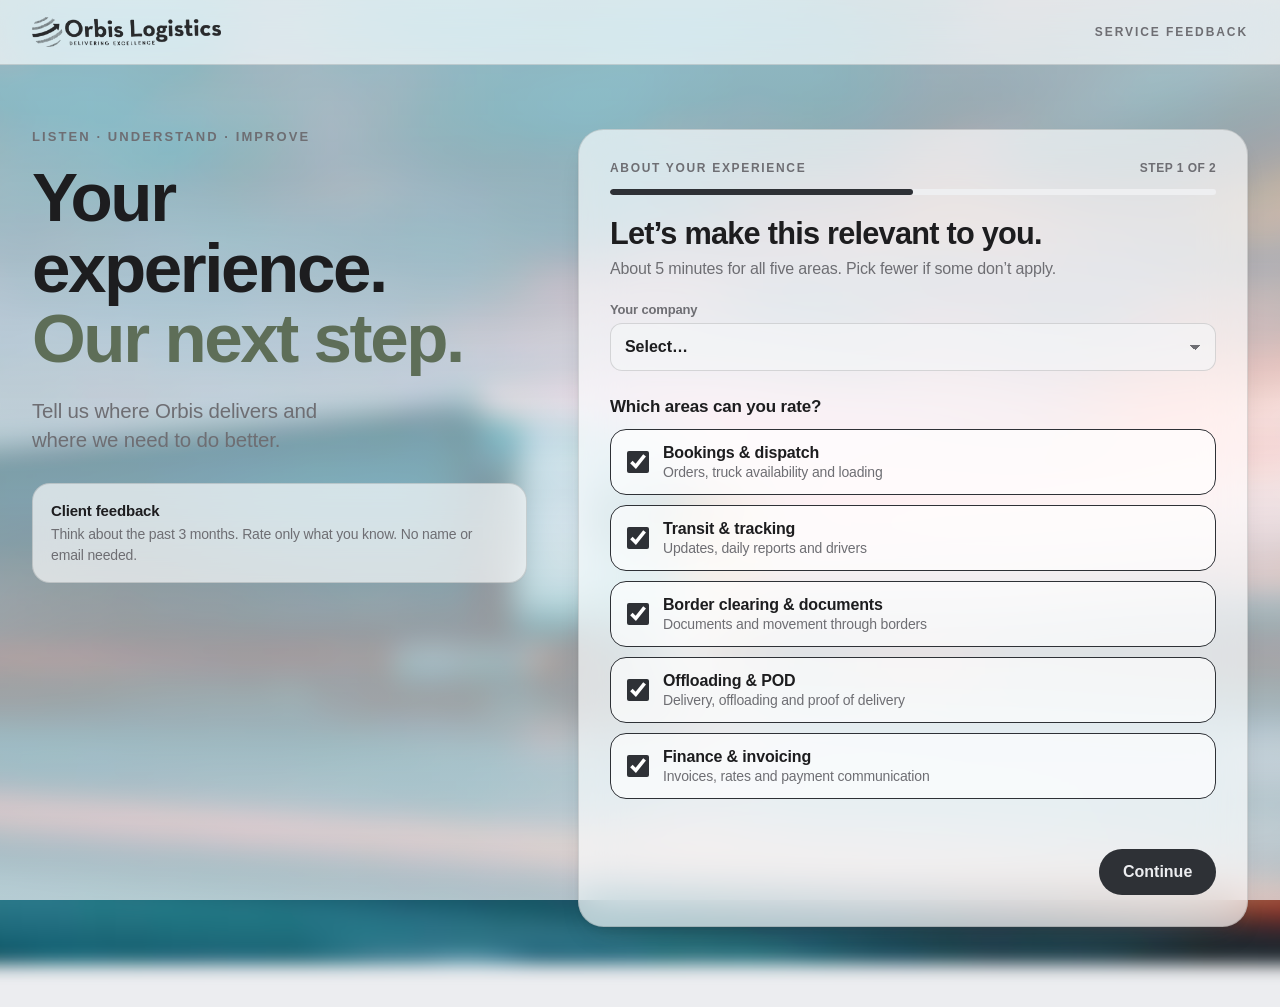
<file: feedback.html>
<!doctype html>
<html lang="en">
<head>
<meta charset="utf-8">
<meta name="viewport" content="width=device-width,initial-scale=1,viewport-fit=cover">
<title>Service Feedback · Orbis Logistics</title>
<meta name="description" content="Tell Orbis Logistics how we did over the past 3 months.">
<link rel="icon" href="logo_dark.png">
<meta name="color-scheme" content="light">
<link rel="stylesheet" href="glass.css">
<style>
.wrap{max-width:1320px;margin:0 auto;padding:clamp(24px,5vw,64px) clamp(16px,3vw,32px) 80px;display:grid;grid-template-columns:minmax(0,.85fr) minmax(0,1.15fr);gap:clamp(24px,4vw,56px);align-items:start}
@media (max-width:900px){.wrap{grid-template-columns:1fr}}
.intro{position:sticky;top:110px}
@media (max-width:900px){.intro{position:static}}
.kick{font-size:13px;font-weight:700;letter-spacing:.16em;text-transform:uppercase;color:var(--mute)}
.intro h1{margin:18px 0 0;font-size:clamp(40px,5.4vw,72px);line-height:1.02;font-weight:750;letter-spacing:-.035em}
.intro h1 span{color:var(--accent)}
.intro .lead{margin:22px 0 0;font-size:clamp(17px,1.6vw,21px);line-height:1.45;color:var(--mute);max-width:30ch}
.note{margin-top:28px;padding:16px 18px;border-radius:18px;background:var(--card-bg);-webkit-backdrop-filter:blur(18px);backdrop-filter:blur(18px);border:1px solid var(--card-line);font-size:14px;line-height:1.5;color:var(--mute)}
.note b{display:block;color:var(--fg);font-size:15px;margin-bottom:2px}
.flow{display:flex;flex-direction:column;gap:18px}
.prog{display:flex;align-items:center;justify-content:space-between;gap:12px;margin-bottom:12px}
.bar{height:6px;border-radius:6px;background:var(--track);overflow:hidden;margin-top:14px}
.bar i{display:block;height:100%;width:50%;background:var(--brand);border-radius:6px;transition:width .4s}
h2{margin:22px 0 6px;font-size:clamp(24px,2.4vw,32px);letter-spacing:-.025em;line-height:1.1}
.sub{margin:0;color:var(--mute);font-size:16px;line-height:1.45}
.q-h{margin:26px 0 12px;font-size:17px;font-weight:650}
.dep{display:flex;align-items:center;gap:14px;padding:14px 16px;border-radius:16px;border:1px solid var(--card-line);background:var(--chip-bg);cursor:pointer;margin-top:10px;transition:border-color .2s,background .2s}
.dep:hover{border-color:var(--brand)}
.dep input{width:22px;height:22px;accent-color:var(--brand);flex:none;margin:0}
.dep b{display:block;font-size:16px}.dep small{display:block;font-size:14px;color:var(--mute);margin-top:2px}
.dep:has(input:checked){border-color:var(--brand);background:var(--card-bg)}
.scale{display:flex;flex-wrap:wrap;gap:6px 16px;padding:12px 16px;border-radius:14px;background:var(--chip-bg);font-size:13px;color:var(--mute);margin-top:16px}
.q{padding:18px 0;border-top:1px solid var(--card-line)}
.q:first-of-type{border-top:0}
.q p{margin:0 0 12px;font-size:16px;font-weight:600;line-height:1.35}
.q p span{color:var(--mute);margin-right:6px}
.rate{display:grid;grid-template-columns:repeat(6,minmax(0,1fr));gap:8px}
.rate button{min-height:46px;border-radius:12px;border:1px solid var(--card-line);background:var(--chip-bg);font-size:16px;font-weight:650;cursor:pointer;transition:background .15s,color .15s,border-color .15s}
.rate button:hover{border-color:var(--brand)}
.rate button[aria-pressed="true"]{background:var(--brand);color:var(--bg);border-color:var(--brand)}
.rate.ten{grid-template-columns:repeat(11,minmax(0,1fr))}
@media (max-width:560px){.rate.ten{grid-template-columns:repeat(6,minmax(0,1fr))}}
.q.miss p{color:var(--err)}
.err{color:var(--err);font-size:14px;margin:12px 0 0;min-height:1.2em}
.acts{display:flex;justify-content:space-between;align-items:center;gap:12px;margin-top:22px;flex-wrap:wrap}
.done{text-align:center;padding:clamp(32px,5vw,56px) clamp(20px,3vw,40px)}
.done .ico{margin:0 auto;width:60px;height:60px;border-radius:50%}
.done h2{margin-top:20px}
select.inp{appearance:none;background-image:linear-gradient(45deg,transparent 50%,var(--mute) 50%),linear-gradient(135deg,var(--mute) 50%,transparent 50%);background-position:calc(100% - 20px) 21px,calc(100% - 15px) 21px;background-size:5px 5px;background-repeat:no-repeat;padding-right:40px}
[hidden]{display:none!important}
</style>
</head>
<body>
<header class="top"><div class="top-in">
  <a class="logo" id="logo" href="index.html" aria-label="Orbis Logistics home"><img class="ld" src="logo_dark.png" alt="Orbis Logistics"><img class="lw" src="logo_white.png" alt=""></a>
  <span class="toplab">Service feedback</span>
</div></header>

<main class="wrap">
  <section class="intro" aria-label="About this survey">
    <div class="kick">Listen · Understand · Improve</div>
    <h1>Your experience.<br><span>Our next step.</span></h1>
    <p class="lead">Tell us where Orbis delivers and where we need to do better.</p>
    <div class="note"><b>Client feedback</b>Think about the past 3 months. Rate only what you know. No name or email needed.</div>
  </section>

  <section class="flow" aria-live="polite">
    <!-- STEP 1 -->
    <div class="card" id="s1">
      <div class="prog"><span class="lab">About your experience</span><span class="lab" style="letter-spacing:.04em">Step 1 of 2</span></div>
      <div class="bar"><i style="width:50%"></i></div>
      <h2>Let’s make this relevant to you.</h2>
      <p class="sub">About 5 minutes for all five areas. Pick fewer if some don’t apply.</p>
      <label class="fld" style="margin-top:22px">Your company<select class="inp" id="client"></select></label>
      <div class="q-h">Which areas can you rate?</div>
      <div id="deps"></div>
      <p class="err" id="e1"></p>
      <div class="acts"><span></span><button class="btn" id="next" type="button">Continue</button></div>
    </div>

    <!-- STEP 2 -->
    <div id="s2" hidden>
      <div class="card">
        <div class="prog"><span class="lab">Your ratings</span><span class="lab" style="letter-spacing:.04em">Step 2 of 2</span></div>
        <div class="bar"><i style="width:100%"></i></div>
        <div class="scale"><span>1 Very poor</span><span>2 Poor</span><span>3 Fair</span><span>4 Good</span><span>5 Excellent</span><span>N/A No experience</span></div>
      </div>
      <div id="qcards" class="flow" style="margin-top:18px"></div>
      <div class="card" style="margin-top:18px">
        <div class="ch"><div class="ico"><svg viewBox="0 0 24 24" fill="none" stroke="currentColor" stroke-width="1.8" stroke-linecap="round" stroke-linejoin="round" aria-hidden="true"><path d="M12 3l2.6 5.6 6.1.6-4.6 4.1 1.3 6L12 16.3 6.6 19.3l1.3-6L3.3 9.2l6.1-.6z"/></svg></div><div><div class="lab">Overall</div><div class="plc">How likely are you to recommend Orbis?</div></div></div>
        <div class="q" id="q_overall" style="border-top:0;padding-bottom:6px"><p><span>0 = not at all · 10 = definitely</span></p><div class="rate ten" data-k="overall"></div></div>
        <label class="fld" style="margin-top:14px">Anything else you want us to know? (optional)<textarea class="inp" id="final" maxlength="3000"></textarea></label>
        <p class="err" id="e2"></p>
        <div class="acts"><button class="btn ghost" id="back" type="button">Back</button><button class="btn" id="send" type="button">Send feedback</button></div>
      </div>
    </div>

    <!-- DONE -->
    <div class="card done" id="s3" hidden>
      <div class="ico"><svg viewBox="0 0 24 24" fill="none" stroke="currentColor" stroke-width="2.4" stroke-linecap="round" stroke-linejoin="round" aria-hidden="true"><path d="M5 12l5 5 9-10"/></svg></div>
      <h2>Thank you.</h2>
      <p class="sub">Your feedback goes straight to our management team.</p>
      <div class="acts" style="justify-content:center"><a class="btn ghost" href="index.html">Back to website</a></div>
    </div>
  </section>
</main>
<div class="toast" id="toast" role="status"></div>

<script>
(function(){
var SB="https://kuwbptjcxdnceabtwbsy.supabase.co",KEY="sb_publishable_eWmP4uNvBzHfrE9QuekCPQ_mebYbFd_";
var CLIENTS=["Reload Logistics","AGL – Africa Global Logistics","Vin Mart","Fracht Group – Polytra","C. Steinweg Group","Impala","Imperial Road Haulage","Other"];
var I={
 book:'<rect x="4" y="5" width="16" height="15" rx="2"/><path d="M8 3v4M16 3v4M4 10h16M9 15l2 2 4-4"/>',
 trans:'<path d="M2 7h11v9H2zM13 10h4l4 3v3h-8"/><circle cx="6" cy="17.5" r="1.8"/><circle cx="17" cy="17.5" r="1.8"/>',
 bord:'<path d="M4 21V4M4 5h12l-2 3.5L16 12H4"/><path d="M14 21h6M17 15v6"/>',
 off:'<path d="M12 4v10M7 9l5 5 5-5"/><path d="M4 18h16"/>',
 fin:'<rect x="3" y="6" width="18" height="13" rx="2"/><path d="M3 10h18M7 15h4"/>'};
var DEPS=[
 {k:"bookings",n:"Bookings & dispatch",d:"Orders, truck availability and loading",ic:I.book,q:["How fast do we confirm your truck orders?","How well do we supply trucks when you need them?","How punctual are our trucks for loading?","How accurate are booking details (trucks, drivers, documents)?","How easy is it to reach our operations team?"]},
 {k:"transit",n:"Transit & tracking",d:"Updates, daily reports and drivers",ic:I.trans,q:["How accurate are our truck location updates?","How useful is our daily tracking report?","How accurate are our arrival estimates (ETA)?","How professional are our drivers?","How safe and intact is your cargo on arrival?"]},
 {k:"border",n:"Border clearing & documents",d:"Documents and movement through borders",ic:I.bord,q:["How fast do we share clearance documents to RIT?","How accurate are our documents?","How well do we update you on border delays?","How well do we handle clearance challenges within our control?"]},
 {k:"offload",n:"Offloading & POD",d:"Delivery, offloading and proof of delivery",ic:I.off,q:["How often do we deliver on the agreed date?","How well do we coordinate offloading?","How quickly do you receive the POD?","How well do we handle delivery challenges (for example, weight shortage)?","How clear is our communication at delivery?"]},
 {k:"finance",n:"Finance & invoicing",d:"Invoices, rates and payment communication",ic:I.fin,q:["How accurate are our invoices?","How clear are our rates and charges?","How fast do we answer billing questions?","How clear is our statement and payment communication?","How fair are extra charges, when they apply?"]}];
var $=function(id){return document.getElementById(id)};
function esc(s){return String(s).replace(/[&<>"]/g,function(c){return {"&":"&amp;","<":"&lt;",">":"&gt;",'"':"&quot;"}[c]})}
function toast(t){var e=$("toast");e.textContent=t;e.classList.add("on");clearTimeout(e._t);e._t=setTimeout(function(){e.classList.remove("on")},2600)}
$("client").innerHTML='<option value="">Select…</option>'+CLIENTS.map(function(c){return '<option>'+esc(c)+'</option>'}).join("");
$("deps").innerHTML=DEPS.map(function(d){return '<label class="dep"><input type="checkbox" value="'+d.k+'" checked><span><b>'+esc(d.n)+'</b><small>'+esc(d.d)+'</small></span></label>'}).join("");
var A={},C={},OV=null;
function rateRow(ten){var opts=ten?[0,1,2,3,4,5,6,7,8,9,10]:[1,2,3,4,5,"N/A"];
  return opts.map(function(v){return '<button type="button" data-v="'+v+'" aria-pressed="false" aria-label="'+(v==="N/A"?"No experience":v)+'">'+v+'</button>'}).join("")}
function chosen(){return Array.prototype.map.call(document.querySelectorAll('#deps input:checked'),function(i){return i.value})}
$("next").onclick=function(){
  var ds=chosen();if(!ds.length){$("e1").textContent="Pick at least one area.";return}$("e1").textContent="";
  $("qcards").innerHTML=DEPS.filter(function(d){return ds.indexOf(d.k)>=0}).map(function(d,i){
    A[d.k]=A[d.k]||{};
    return '<div class="card" data-d="'+d.k+'"><div class="ch"><div class="ico"><svg viewBox="0 0 24 24" fill="none" stroke="currentColor" stroke-width="1.8" stroke-linecap="round" stroke-linejoin="round" aria-hidden="true">'+d.ic+'</svg></div><div><div class="lab"><span class="stp">'+(i+1)+'</span>'+esc(d.n)+'</div><div class="plc">'+esc(d.d)+'</div></div></div>'+
      d.q.map(function(q,j){var k="q"+(j+1);return '<div class="q" id="q_'+d.k+'_'+k+'"><p><span>'+(j+1)+'.</span>'+esc(q)+'</p><div class="rate" data-d="'+d.k+'" data-k="'+k+'">'+rateRow()+'</div></div>'}).join("")+
      '<label class="fld" style="margin-top:6px">What do we do well, and what should we improve? (optional)<textarea class="inp" data-c="'+d.k+'" maxlength="1500">'+esc(C[d.k]||"")+'</textarea></label></div>'}).join("");
  // restore previous answers
  document.querySelectorAll('#qcards .rate').forEach(function(r){var v=(A[r.dataset.d]||{})[r.dataset.k];if(v!==undefined)r.querySelectorAll('button').forEach(function(b){b.setAttribute("aria-pressed",String(b.dataset.v===String(v===null?"N/A":v)))})});
  if(!document.querySelector('.rate.ten button'))document.querySelector('.rate.ten').innerHTML=rateRow(true);
  $("s1").hidden=true;$("s2").hidden=false;window.scrollTo({top:0,behavior:"smooth"});
};
$("back").onclick=function(){$("s2").hidden=true;$("s1").hidden=false;window.scrollTo({top:0,behavior:"smooth"})};
document.addEventListener("click",function(e){var b=e.target.closest(".rate button");if(!b)return;var r=b.parentNode;
  r.querySelectorAll("button").forEach(function(x){x.setAttribute("aria-pressed",String(x===b))});
  var v=b.dataset.v==="N/A"?null:+b.dataset.v;
  if(r.dataset.k==="overall")OV=v;else{A[r.dataset.d]=A[r.dataset.d]||{};A[r.dataset.d][r.dataset.k]=v}
  var q=r.closest(".q");if(q)q.classList.remove("miss")});
document.addEventListener("input",function(e){if(e.target.dataset&&e.target.dataset.c)C[e.target.dataset.c]=e.target.value});
$("send").onclick=function(){
  var ds=chosen(),miss=null;
  ds.forEach(function(d){for(var j=1;j<=5;j++){var k="q"+j;if(!A[d]||!(k in A[d])){var el=$("q_"+d+"_"+k);el.classList.add("miss");if(!miss)miss=el}}});
  if(OV===null){$("q_overall").classList.add("miss");if(!miss)miss=$("q_overall")}
  if(miss){$("e2").textContent="Please answer the questions marked in red (choose N/A if you have no experience).";miss.scrollIntoView({behavior:"smooth",block:"center"});return}
  $("e2").textContent="";
  var answers={},comments={};ds.forEach(function(d){answers[d]=A[d];if((C[d]||"").trim())comments[d]=C[d].trim()});
  var row={client:$("client").value||null,departments:ds,answers:answers,comments:comments,overall:OV,final_comment:$("final").value.trim()||null};
  var b=$("send");b.disabled=true;b.textContent="Sending…";
  fetch(SB+"/rest/v1/feedback_responses",{method:"POST",headers:{"apikey":KEY,"Content-Type":"application/json","Prefer":"return=minimal"},body:JSON.stringify(row)})
  .then(function(r){if(!r.ok)throw r;$("s2").hidden=true;$("s3").hidden=false;window.scrollTo({top:0,behavior:"smooth"})})
  .catch(function(){$("e2").textContent="Could not send right now. Please try again in a moment.";toast("Not sent — check your connection")})
  .then(function(){b.disabled=false;b.textContent="Send feedback"});
};
})();
</script>
<script>
/* logo: 1 tap = home, 5 quick taps = staff admin page */
(function(){var l=document.getElementById("logo"),n=0,t=null;
l.addEventListener("click",function(e){e.preventDefault();n++;clearTimeout(t);
  if(n>=5){n=0;location.href="admin.html";return}
  t=setTimeout(function(){var k=n;n=0;if(k>0&&k<5)location.href="index.html"},650)});})();
</script>
</body>
</html>
</file>
<file: glass.css>
/* Shared glass-card theme for feedback.html and admin.html (same look as Orbis Fleet Status) */
:root{
  --bg:#ECEDF0;--veil:linear-gradient(180deg,rgba(236,237,240,.62) 0%,rgba(236,237,240,.50) 45%,rgba(236,237,240,.72) 100%);
  --surface:#FFFFFF;--fg:#1D1D1F;--brand:#2E3136;--mute:#6E6E73;--line:#E4E6E9;--track:#EEEFF1;
  --card-bg:rgba(255,255,255,.66);--card-line:rgba(46,49,54,.16);--chip-bg:rgba(244,245,247,.7);
  --card-shadow:0 1px 2px rgba(46,49,54,.08),0 4px 10px -4px rgba(46,49,54,.10),0 16px 32px -18px rgba(46,49,54,.30);
  --ico-bg:#2E3136;--ico-fg:#FFFFFF;--accent:#5E6E58;--ok:#1E7B34;--warn:#FF9F0A;--err:#D70015;
  --font:-apple-system,BlinkMacSystemFont,"SF Pro Display","SF Pro Text","Helvetica Neue",Helvetica,Arial,sans-serif;
  color-scheme:light;
}
*{box-sizing:border-box}
html{-webkit-text-size-adjust:100%}
body{margin:0;min-height:100vh;background:var(--bg);color:var(--fg);font-family:var(--font);-webkit-font-smoothing:antialiased;letter-spacing:-.01em;isolation:isolate}
body::before{content:"";position:fixed;inset:-40px;z-index:-2;background:url(bg.jpg) center 55%/cover no-repeat;filter:blur(8px) saturate(1.15);transform:scale(1.05)}
body::after{content:"";position:fixed;inset:0;z-index:-1;background:var(--veil)}
a{color:inherit}
button,input,select,textarea{font:inherit;color:inherit}
:focus-visible{outline:2px solid var(--brand);outline-offset:2px}

/* top bar */
.top{position:sticky;top:0;z-index:20;background:var(--card-bg);-webkit-backdrop-filter:blur(22px) saturate(1.4);backdrop-filter:blur(22px) saturate(1.4);border-bottom:1px solid var(--card-line)}
.top-in{max-width:1320px;margin:0 auto;padding:12px clamp(16px,3vw,32px);display:flex;align-items:center;justify-content:space-between;gap:16px;min-height:64px}
.logo img{height:30px;width:auto;display:block}
.logo .lw{display:none}
.toplab{font-size:12px;font-weight:700;letter-spacing:.16em;text-transform:uppercase;color:var(--mute)}

/* glass card */
.card{background:var(--card-bg);-webkit-backdrop-filter:blur(22px) saturate(1.4);backdrop-filter:blur(22px) saturate(1.4);border:1px solid var(--card-line);box-shadow:var(--card-shadow);border-radius:clamp(20px,2vw,28px);padding:clamp(20px,2.4vw,32px)}
.ch{display:flex;align-items:center;gap:14px}
.ico{width:44px;height:44px;border-radius:28%;background:var(--ico-bg);color:var(--ico-fg);display:flex;align-items:center;justify-content:center;flex:none}
.ico svg{width:54%;height:54%}
.lab{font-size:12px;font-weight:700;letter-spacing:.14em;text-transform:uppercase;color:var(--mute)}
.stp{display:inline-flex;align-items:center;justify-content:center;width:1.75em;height:1.75em;margin-right:.5em;border-radius:980px;background:var(--fg);color:var(--bg);font-size:.95em;letter-spacing:0;vertical-align:.05em}
.plc{margin-top:2px;font-size:clamp(17px,1.5vw,21px);font-weight:650;letter-spacing:-.02em}
.mute{color:var(--mute)}

/* buttons + fields */
.btn{display:inline-flex;align-items:center;justify-content:center;gap:8px;min-height:46px;padding:11px 24px;border:0;border-radius:980px;background:var(--brand);color:var(--bg);font-size:16px;font-weight:600;cursor:pointer;text-decoration:none;transition:transform .15s,opacity .2s}
.btn:active{transform:scale(.98)}.btn[disabled]{opacity:.55;cursor:default}
.btn.ghost{background:var(--chip-bg);color:var(--fg);border:1px solid var(--card-line)}
.btn.sm{min-height:38px;padding:7px 16px;font-size:14px}
.fld{display:grid;gap:6px;font-size:13px;font-weight:600;color:var(--mute)}
.inp{width:100%;font-size:16px;padding:12px 14px;border-radius:12px;border:1px solid var(--card-line);background:var(--chip-bg);color:var(--fg);min-height:48px}
textarea.inp{min-height:90px;resize:vertical}
.inp:focus{outline:none;border-color:var(--brand);box-shadow:0 0 0 4px rgba(46,49,54,.14)}
.toast{position:fixed;left:50%;bottom:calc(20px + env(safe-area-inset-bottom,0px));transform:translateX(-50%) translateY(20px);opacity:0;z-index:60;padding:12px 20px;border-radius:980px;background:var(--brand);color:var(--bg);font-size:15px;font-weight:600;transition:opacity .25s,transform .25s;pointer-events:none;max-width:calc(100% - 32px)}
.toast.on{opacity:1;transform:translateX(-50%)}
@media (prefers-reduced-motion:reduce){*{transition:none!important;animation:none!important}}
</file>
